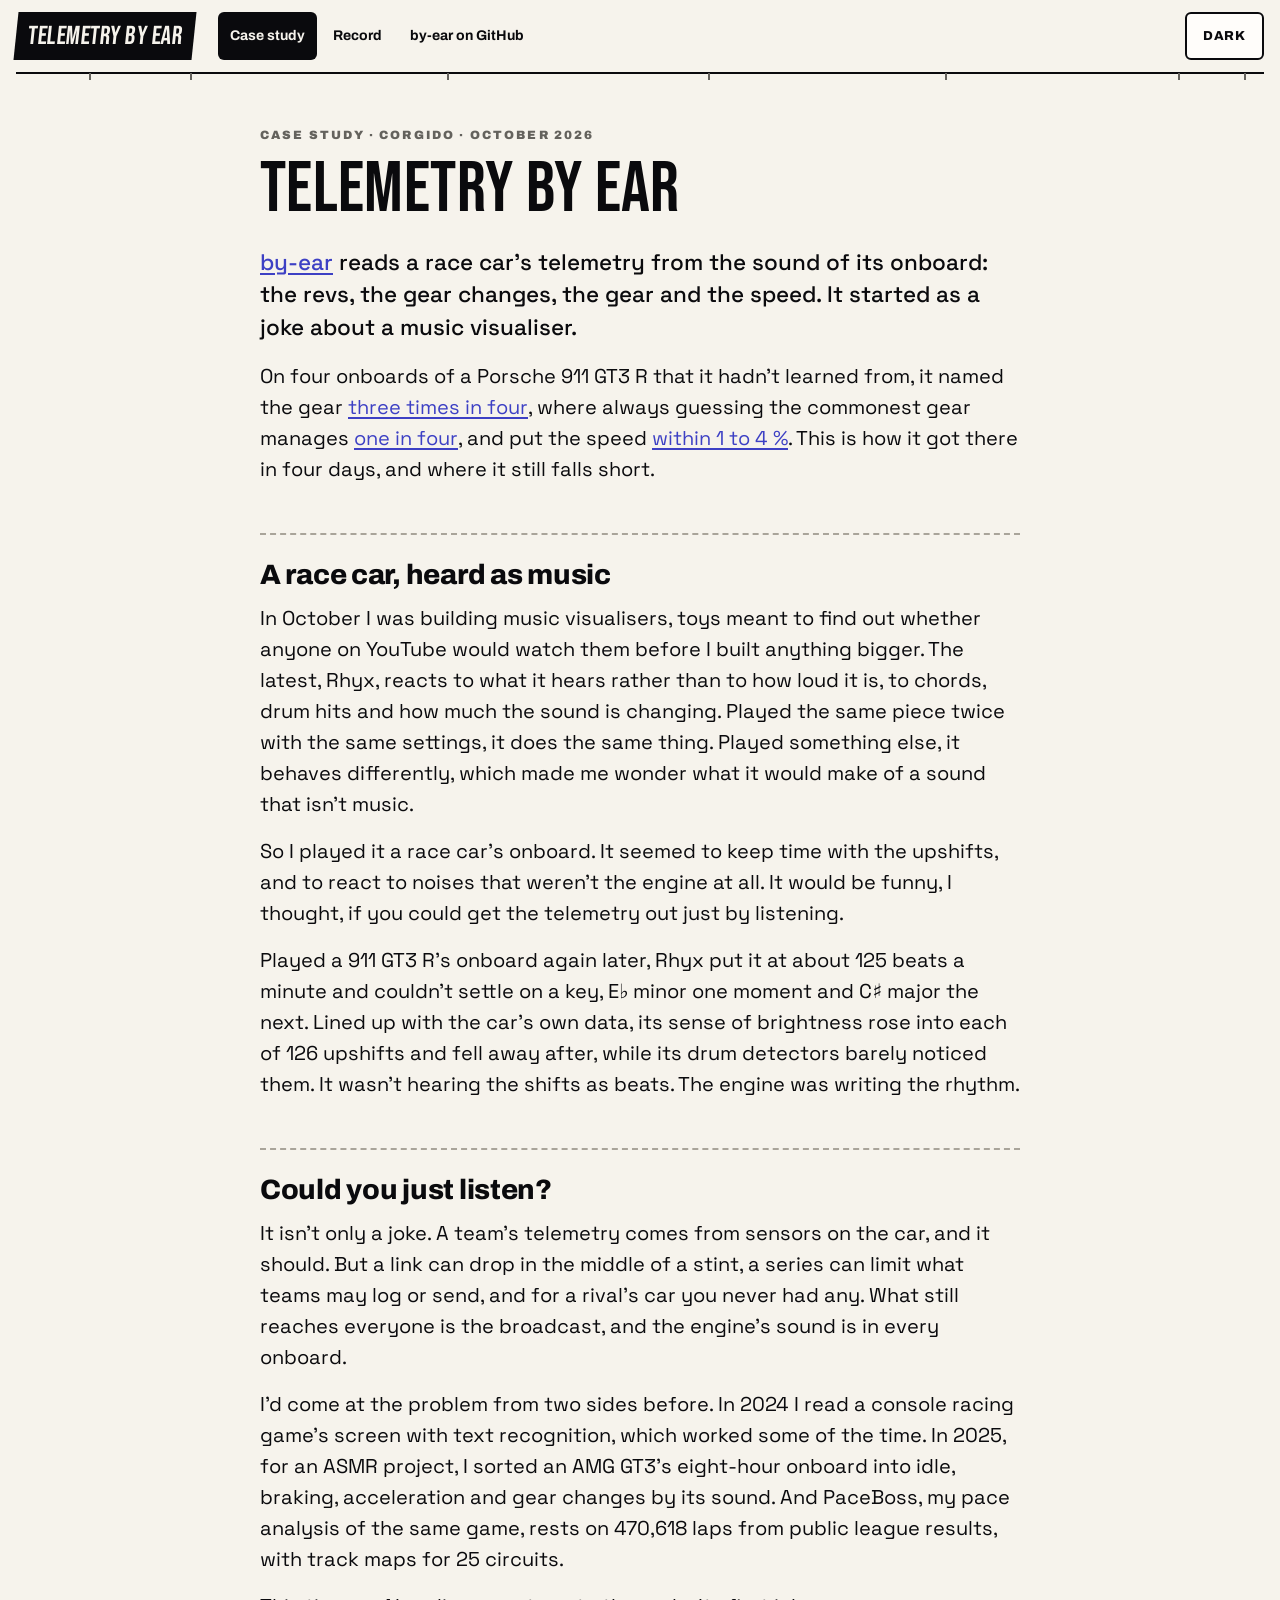
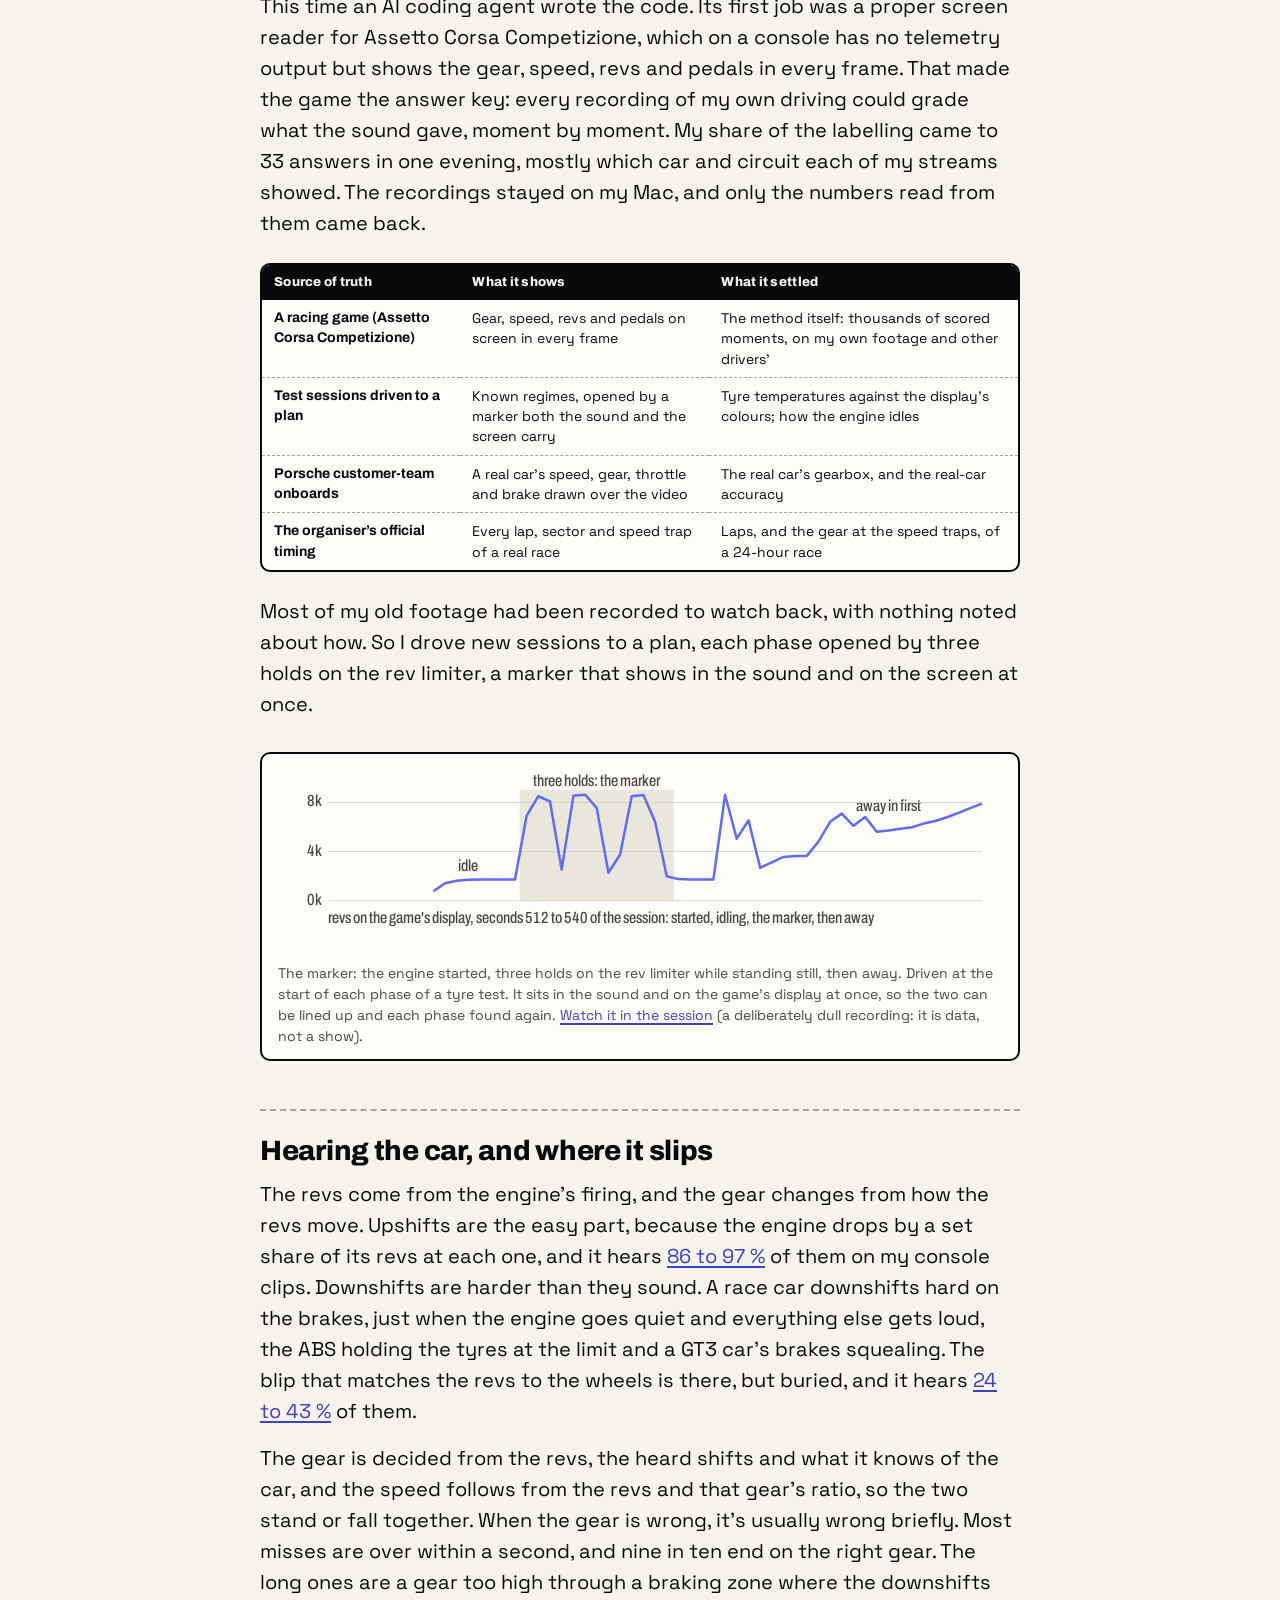
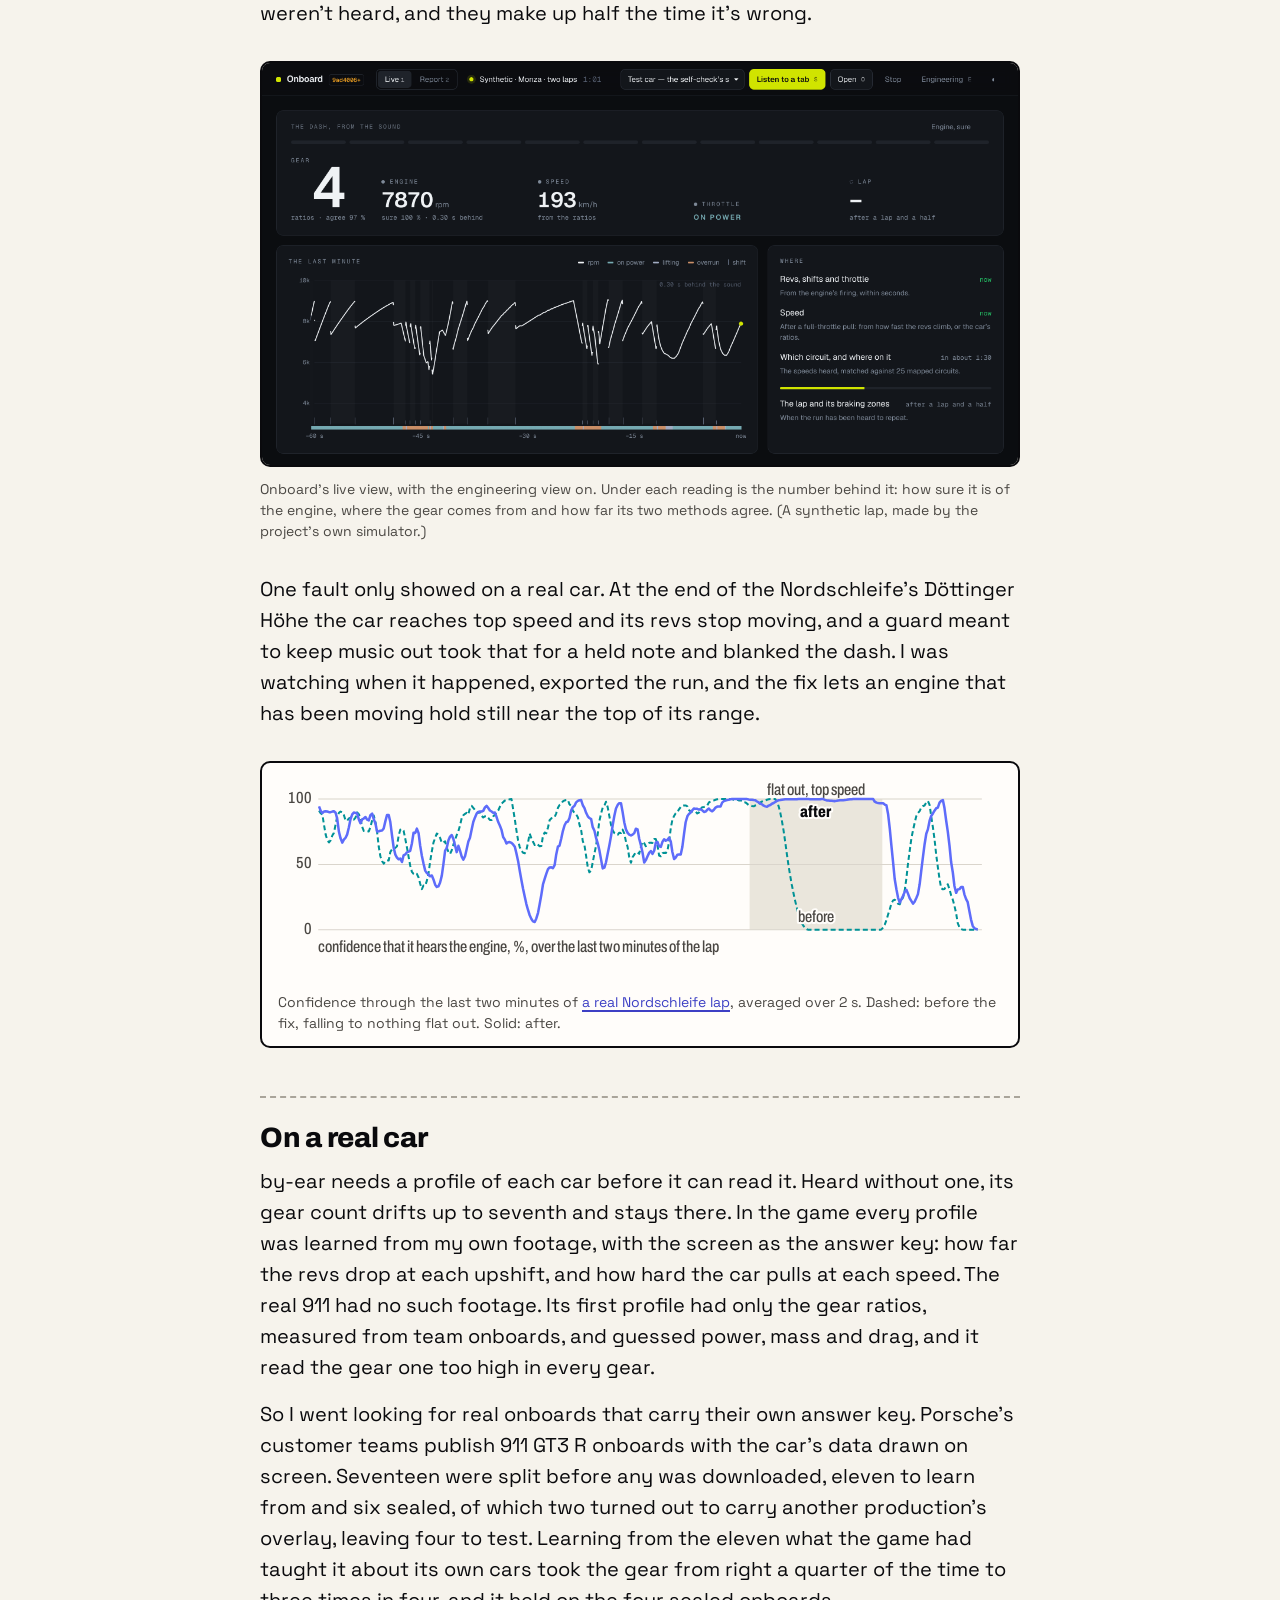
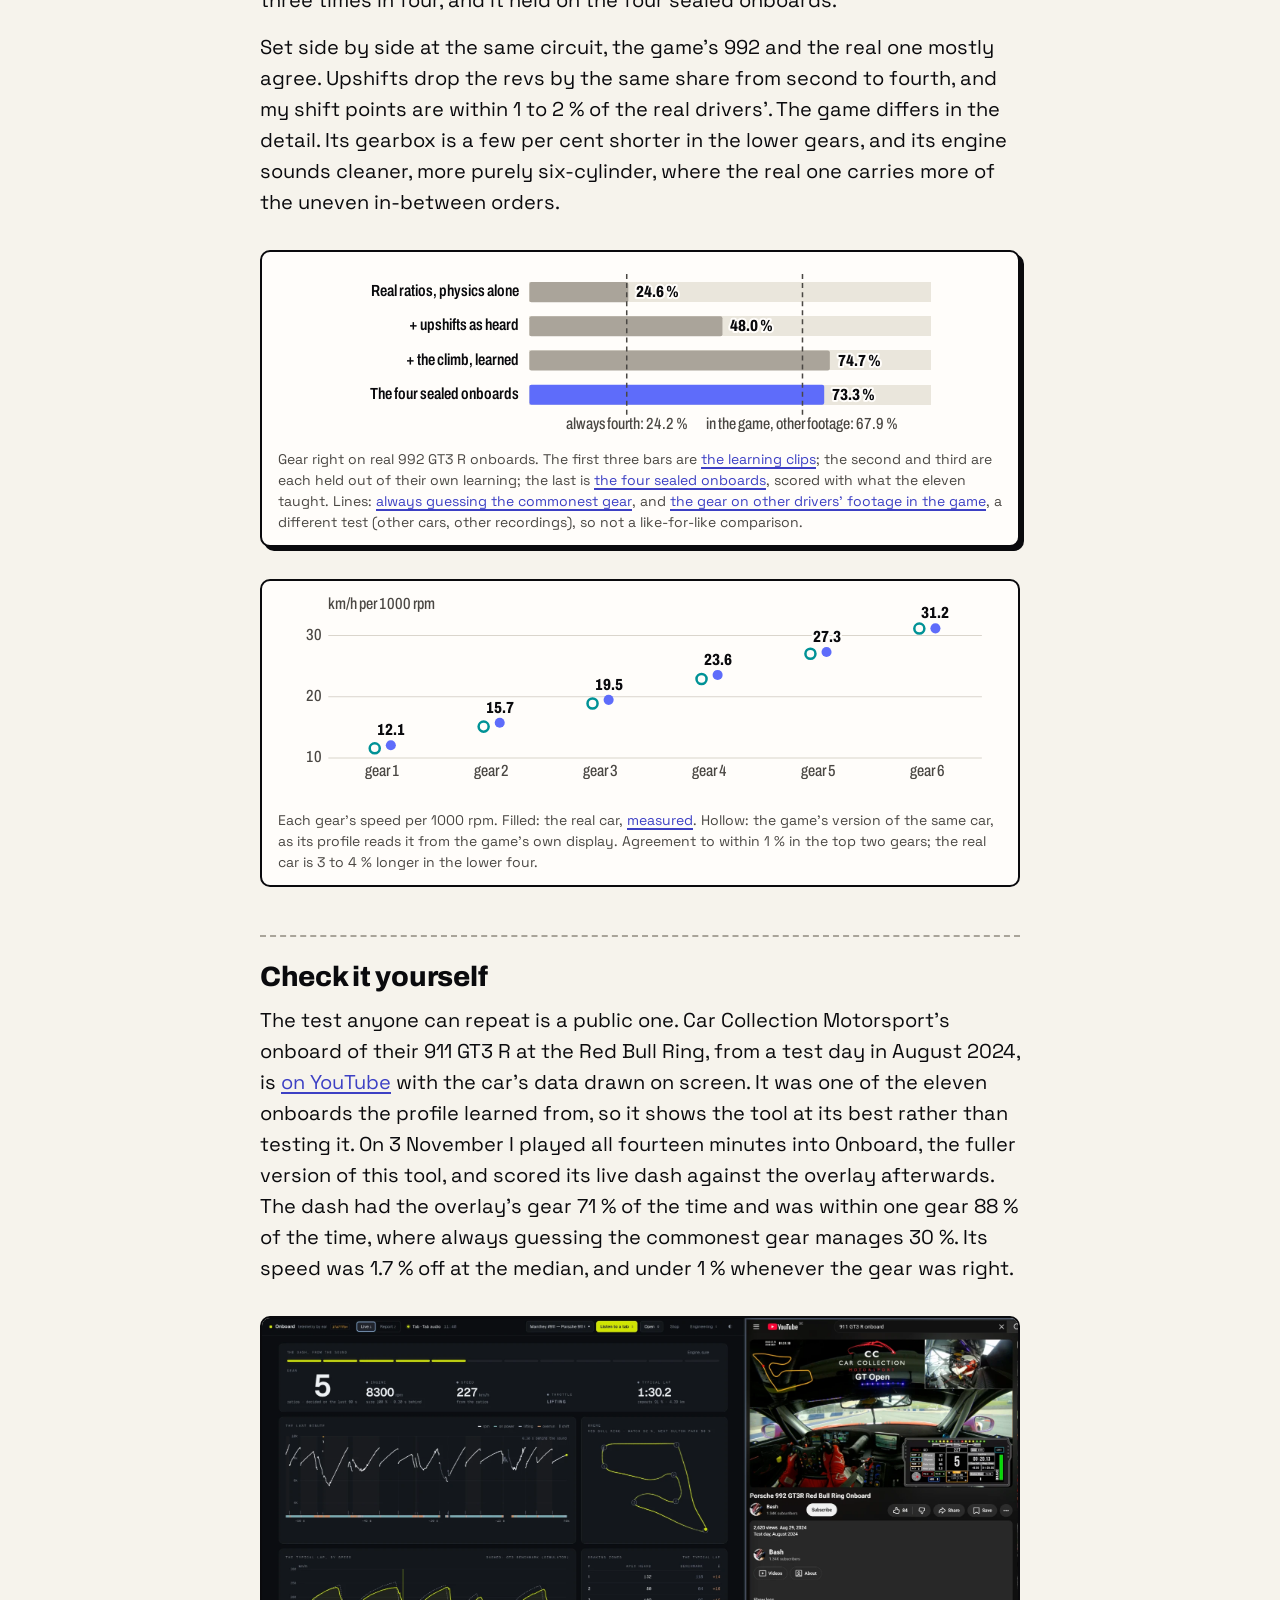
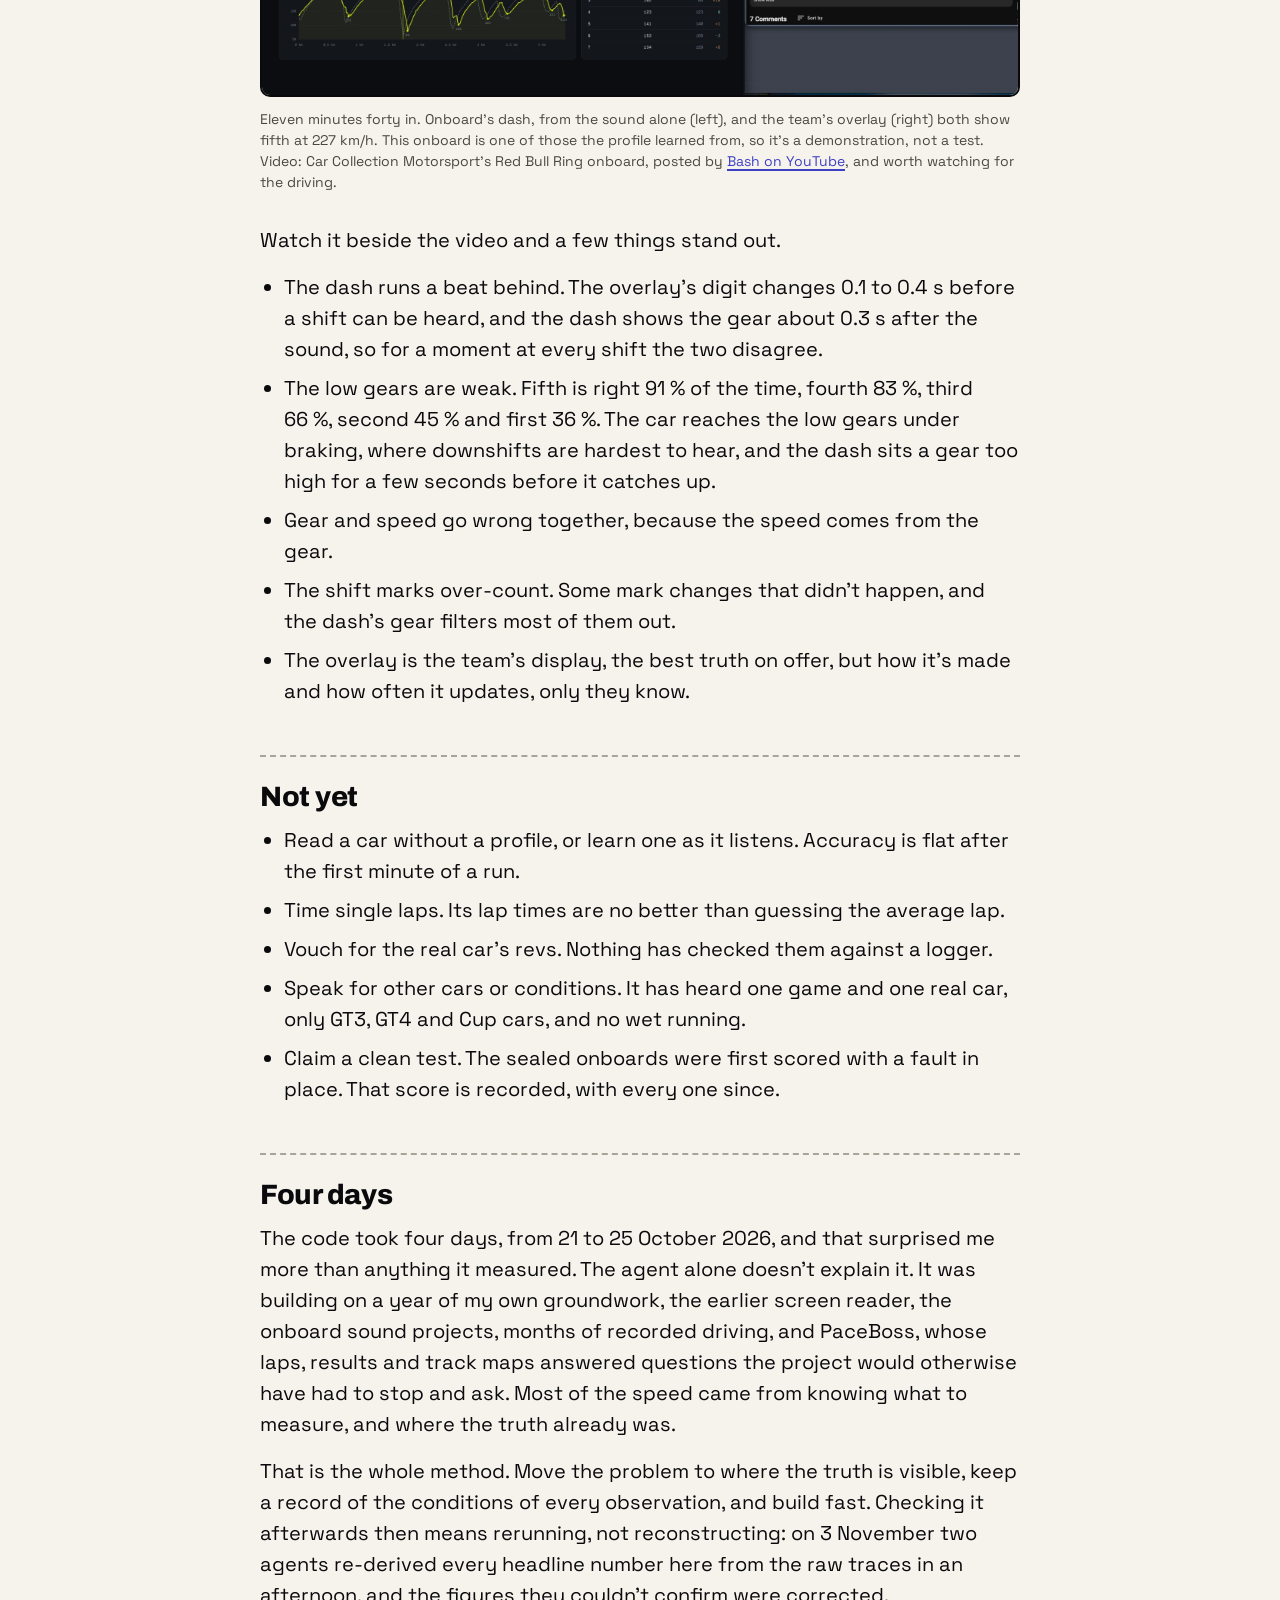
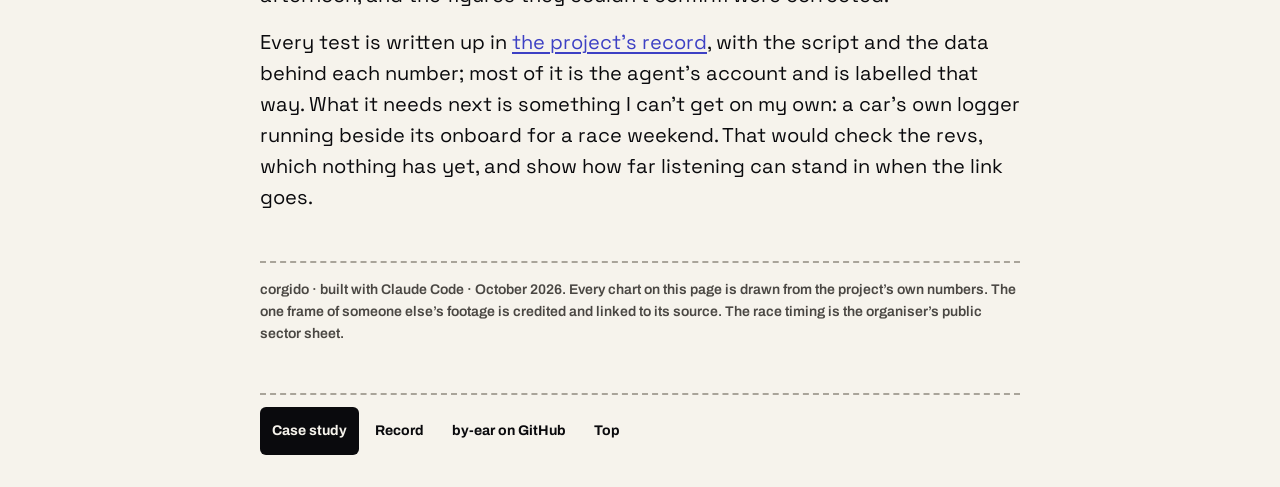
<file: index.html>
<!doctype html>
<html lang="en">
<head>
<meta charset="utf-8" />
<meta name="viewport" content="width=device-width, initial-scale=1" />
<title>Telemetry by ear · a case study</title>
<meta name="description" content="How by-ear came to read a race car’s revs, gear changes, gear and speed from the sound of its onboard, in four days, and where it still falls short." />
<meta name="color-scheme" content="light" />
<meta property="og:type" content="article" />
<meta property="og:title" content="Telemetry by ear · a case study" />
<meta property="og:description" content="How by-ear came to read a race car’s revs, gear changes, gear and speed from the sound of its onboard, in four days, and where it still falls short." />
<link rel="icon" href="favicon.svg" type="image/svg+xml" />
<link rel="preload" href="fonts/space-grotesk.woff2" as="font" type="font/woff2" crossorigin />
<link rel="preload" href="fonts/archivo.woff2" as="font" type="font/woff2" crossorigin />
<link rel="stylesheet" href="style.css" />
<script src="theme.js"></script>
<script src="site.js" defer></script>
</head>
<body>
<header class="site" id="top"><a class="mark" href="index.html">Telemetry by ear</a><nav aria-label="Site"><a href="index.html" aria-current="page">Case study</a><a href="record.html">Record</a><a href="https://github.com/corgido/by-ear">by-ear on GitHub</a></nav><button type="button" class="theme" id="theme" aria-label="Switch to dark mode" hidden>Dark</button></header>
<div class="pinbar" id="pinbar"><span class="pin-where">Telemetry by ear</span><button type="button" class="pin-theme" data-theme-toggle aria-label="Switch to dark mode" hidden>Dark</button><a class="pin-top" href="#top">Top</a><span class="pin-line" aria-hidden="true"><span class="pin-fill"></span></span></div>
<main>
<p class="kicker">Case study · corgido · October 2026</p>
<h1>Telemetry by ear</h1>
<p class="lede"><a href="https://github.com/corgido/by-ear">by-ear</a> reads a race car’s telemetry from the sound of
its onboard: the revs, the gear changes, the gear and the speed. It started as a joke about a music visualiser.</p>
<p>On four onboards of a Porsche 911 GT3 R that it hadn’t learned from, it named the gear <a href="record.html#p30">three times in four</a>, where
always guessing the commonest gear manages <a href="record.html#p40">one in four</a>, and put the speed <a href="record.html#p35">within 1 to 4&nbsp;%</a>. This is how it got there in
four days, and where it still falls short.</p>

<h2>A race car, heard as music</h2>
<p>In October I was building music visualisers, toys meant to find out whether anyone on YouTube would watch them
before I built anything bigger. The latest, Rhyx, reacts to what it hears rather than to how loud it is, to chords, drum
hits and how much the sound is changing. Played the same piece twice with the same settings, it does the same thing.
Played something else, it behaves differently, which made me wonder what it would make of a sound that isn’t music.</p>
<p>So I played it a race car’s onboard. It seemed to keep time with the upshifts, and to react to noises that weren’t
the engine at all. It would be funny, I thought, if you could get the telemetry out just by listening.</p>
<p>Played a 911 GT3 R’s onboard again later, Rhyx put it at about 125 beats a minute and couldn’t settle on a key,
E♭ minor one moment and C♯ major the next. Lined up with the car’s own data, its sense of brightness rose into each of
126 upshifts and fell away after, while its drum detectors barely noticed them. It wasn’t hearing the shifts as beats.
The engine was writing the rhythm.</p>

<h2>Could you just listen?</h2>
<p>It isn’t only a joke. A team’s telemetry comes from sensors on the car, and it should. But a link can drop in the
middle of a stint, a series can limit what teams may log or send, and for a rival’s car you never had any. What still
reaches everyone is the broadcast, and the engine’s sound is in every onboard.</p>
<p>I’d come at the problem from two sides before. In 2024 I read a console racing game’s screen with text recognition,
which worked some of the time. In 2025, for an ASMR project, I sorted an AMG GT3’s eight-hour onboard into idle,
braking, acceleration and gear changes by its sound. And PaceBoss, my pace analysis of the same game, rests on 470,618
laps from public league results, with track maps for 25 circuits.</p>
<p>This time an AI coding agent wrote the code. Its first job was a proper screen reader for Assetto Corsa Competizione,
which on a console has no telemetry output but shows the gear, speed, revs and pedals in every frame. That made the game
the answer key: every recording of my own driving could grade what the sound gave, moment by moment. My share of the
labelling came to 33 answers in one evening, mostly which car and circuit each of my streams showed. The recordings
stayed on my Mac, and only the numbers read from them came back.</p>
<table>
  <thead><tr><th>Source of truth</th><th>What it shows</th><th>What it settled</th></tr></thead>
  <tbody>
    <tr><td>A racing game (Assetto Corsa Competizione)</td><td>Gear, speed, revs and pedals on screen in every frame</td><td>The method itself: thousands of scored moments, on my own footage and other drivers’</td></tr>
    <tr><td>Test sessions driven to a plan</td><td>Known regimes, opened by a marker both the sound and the screen carry</td><td>Tyre temperatures against the display’s colours; how the engine idles</td></tr>
    <tr><td>Porsche customer-team onboards</td><td>A real car’s speed, gear, throttle and brake drawn over the video</td><td>The real car’s gearbox, and the real-car accuracy</td></tr>
    <tr><td>The organiser’s official timing</td><td>Every lap, sector and speed trap of a real race</td><td>Laps, and the gear at the speed traps, of a 24-hour race</td></tr>
  </tbody>
</table>
<p>Most of my old footage had been recorded to watch back, with nothing noted about how. So I drove new sessions to a
plan, each phase opened by three holds on the rev limiter, a marker that shows in the sound and on the screen at
once.</p>
<figure><svg viewBox="0 0 720 180" role="img" aria-label="Three holds on the rev limiter at standstill, the marker that opens each phase of the tyre test." class="chart"><rect x="240.4" y="20" width="153.2" height="110" class="band"/><text x="317.0" y="16.0" class="tick" text-anchor="middle">three holds: the marker</text><text x="189.3" y="100.9" class="tick" text-anchor="middle">idle</text><text x="607.1" y="40.6" class="tick" text-anchor="middle">away in first</text><line x1="50" x2="700" y1="130.0" y2="130.0" class="grid"/><text x="44.0" y="134.0" class="tick" text-anchor="end">0k</text><line x1="50" x2="700" y1="81.1" y2="81.1" class="grid"/><text x="44.0" y="85.1" class="tick" text-anchor="end">4k</text><line x1="50" x2="700" y1="32.2" y2="32.2" class="grid"/><text x="44.0" y="36.2" class="tick" text-anchor="end">8k</text><path d="M154.5,120.5 L166.1,112.7 L177.7,110.1 L189.3,109.1 L200.9,108.9 L212.5,108.9 L224.1,108.9 L235.7,108.9 L247.3,45.3 L258.9,26.1 L270.5,31.3 L282.1,98.9 L293.8,25.7 L305.4,24.5 L317.0,37.9 L328.6,102.2 L340.2,84.0 L351.8,26.1 L363.4,24.9 L375.0,51.5 L386.6,105.7 L398.2,108.5 L409.8,108.8 L421.4,108.8 L433.0,108.8 L444.6,24.9 L456.2,68.3 L467.9,50.1 L479.5,97.2 L491.1,91.8 L502.7,86.4 L514.3,85.6 L525.9,85.4 L537.5,71.2 L549.1,51.5 L560.7,43.4 L572.3,55.5 L583.9,46.7 L595.5,61.4 L607.1,60.2 L618.8,58.5 L630.4,56.9 L642.0,53.3 L653.6,50.7 L665.2,47.0 L676.8,42.6 L688.4,37.9 L700.0,33.4" class="line"/><text x="50.0" y="152.0" class="tick" text-anchor="start">revs on the game&#x27;s display, seconds 512 to 540 of the session: started, idling, the marker, then away</text></svg><svg viewBox="0 0 340 222" role="img" aria-label="Three holds on the rev limiter at standstill, the marker that opens each phase of the tyre test." class="chart chart-narrow"><rect x="118.5" y="25.0" width="71.2" height="135.0" class="band"/><line x1="30.0" x2="332.0" y1="160.0" y2="160.0" class="grid"/><text x="25.0" y="164.5" class="tick" text-anchor="end">0k</text><line x1="30.0" x2="332.0" y1="100.0" y2="100.0" class="grid"/><text x="25.0" y="104.5" class="tick" text-anchor="end">4k</text><line x1="30.0" x2="332.0" y1="40.0" y2="40.0" class="grid"/><text x="25.0" y="44.5" class="tick" text-anchor="end">8k</text><path d="M78.6,148.3 L83.9,138.8 L89.3,135.6 L94.7,134.4 L100.1,134.1 L105.5,134.1 L110.9,134.1 L116.3,134.1 L121.7,56.1 L127.1,32.5 L132.4,38.9 L137.8,121.8 L143.3,32.0 L148.7,30.6 L154.1,47.0 L159.4,125.9 L164.8,103.6 L170.2,32.5 L175.6,31.0 L181.0,63.7 L186.4,130.2 L191.8,133.6 L197.2,134.0 L202.6,134.0 L207.9,134.0 L213.3,31.0 L218.7,84.3 L224.2,62.0 L229.6,119.8 L234.9,113.1 L240.3,106.5 L245.7,105.5 L251.1,105.3 L256.5,87.9 L261.9,63.7 L267.3,53.7 L272.7,68.6 L278.1,57.8 L283.4,75.8 L288.8,74.4 L294.3,72.3 L299.7,70.3 L305.1,65.9 L310.4,62.7 L315.8,58.2 L321.2,52.8 L326.6,47.0 L332.0,41.5" class="line"/><text x="154.1" y="19.0" class="tick" text-anchor="middle">three holds: the marker</text><text x="94.7" y="124.3" class="tick" text-anchor="middle">idle</text><text x="288.8" y="50.3" class="tick" text-anchor="middle">away in first</text><text x="30.0" y="184.0" class="tick" text-anchor="start"><tspan x="30.0" dy="0">revs on the game&#x27;s display, seconds 512 to 540 of the session:</tspan><tspan x="30.0" dy="16">started, idling, the marker, then away</tspan></text></svg><figcaption>The marker: the engine started, three holds on the rev limiter while standing still, then away. Driven at the start of each phase of a
tyre test. It sits in the sound and on the game’s display at once, so the two can be lined up and each phase found again.
<a href="https://youtu.be/BY01bCvH24k?t=516">Watch it in the session</a> (a deliberately dull recording: it is data, not a show).</figcaption></figure>

<h2>Hearing the car, and where it slips</h2>
<p>The revs come from the engine’s firing, and the gear changes from how the revs move. Upshifts are the easy part,
because the engine drops by a set share of its revs at each one, and it hears <a href="record.html#p20">86 to 97&nbsp;%</a> of them on my
console clips. Downshifts are harder than they sound. A race car downshifts hard on the brakes, just when the engine
goes quiet and everything else gets loud, the ABS holding the tyres at the limit and a GT3 car’s brakes squealing. The
blip that matches the revs to the wheels is there, but buried, and it hears <a href="record.html#p20">24 to 43&nbsp;%</a> of them.</p>
<p>The gear is decided from the revs, the heard shifts and what it knows of the car, and the speed follows from the revs
and that gear’s ratio, so the two stand or fall together. When the gear is wrong, it’s usually wrong briefly. Most misses
are over within a second, and nine in ten end on the right gear. The long ones are a gear too high through a braking
zone where the downshifts weren’t heard, and they make up half the time it’s wrong.</p>
<figure><img src="img/live.png" alt="Onboard's live view listening to a synthetic lap, with the engineering view on: the gear, revs, speed and throttle, each with the numbers behind it, and the last minute of revs." loading="lazy" />
<figcaption>Onboard’s live view, with the engineering view on. Under each reading is the number behind it: how sure it is of the
engine, where the gear comes from and how far its two methods agree. (A synthetic lap, made by the project’s own simulator.)</figcaption></figure>
<p>One fault only showed on a real car. At the end of the Nordschleife’s Döttinger Höhe the car reaches top speed and
its revs stop moving, and a guard meant to keep music out took that for a held note and blanked the dash. I was watching
when it happened, exported the run, and the fix lets an engine that has been moving hold still near the top of its
range.</p>
<figure><svg viewBox="0 0 720 200" role="img" aria-label="Confidence through the end of a real Nordschleife lap: before the fix it fell to nothing flat out at top speed; after, it holds." class="chart"><rect x="469.0" y="20" width="132.0" height="130" class="band"/><text x="535.0" y="16.0" class="tick" text-anchor="middle">flat out, top speed</text><line x1="40" x2="700" y1="150.0" y2="150.0" class="grid"/><text x="34.0" y="154.0" class="tick" text-anchor="end">0</text><line x1="40" x2="700" y1="85.0" y2="85.0" class="grid"/><text x="34.0" y="89.0" class="tick" text-anchor="end">50</text><line x1="40" x2="700" y1="20.0" y2="20.0" class="grid"/><text x="34.0" y="24.0" class="tick" text-anchor="end">100</text><path d="M40.8,31.5 L42.4,33.9 L44.1,35.2 L45.7,45.3 L47.4,55.3 L49.0,60.7 L50.7,63.1 L52.3,61.0 L54.0,56.2 L55.6,53.6 L57.3,45.1 L58.9,37.6 L60.6,33.6 L62.2,32.4 L63.9,33.0 L65.5,35.8 L67.2,41.2 L68.8,41.5 L70.5,39.1 L72.1,38.4 L73.8,38.9 L75.4,40.4 L77.1,38.4 L78.7,33.2 L80.4,34.9 L82.0,39.3 L83.7,47.5 L85.3,51.6 L87.0,51.8 L88.6,51.9 L90.3,52.1 L91.9,47.9 L93.6,41.2 L95.2,36.3 L96.9,42.8 L98.5,52.3 L100.2,67.4 L101.8,76.8 L103.5,81.7 L105.1,84.1 L106.8,82.0 L108.4,80.7 L110.1,81.1 L111.7,72.6 L113.4,70.0 L115.0,69.0 L116.7,68.5 L118.3,67.0 L120.0,56.2 L121.6,50.5 L123.3,49.7 L124.9,51.4 L126.6,59.6 L128.2,67.9 L129.9,77.4 L131.5,86.3 L133.2,92.4 L134.8,94.3 L136.5,95.2 L138.1,94.3 L139.8,98.0 L141.4,104.1 L143.1,109.5 L144.7,105.8 L146.4,106.0 L148.0,101.3 L149.7,93.9 L151.3,82.2 L153.0,71.8 L154.6,63.3 L156.3,58.6 L157.9,54.2 L159.6,55.3 L161.2,58.6 L162.9,63.5 L164.5,63.1 L166.2,62.0 L167.8,68.3 L169.5,72.6 L171.1,74.6 L172.8,70.9 L174.4,65.3 L176.1,60.5 L177.7,55.8 L179.4,51.8 L181.0,46.2 L182.7,38.9 L184.3,36.0 L186.0,34.7 L187.6,33.7 L189.3,35.2 L190.9,28.9 L192.6,26.7 L194.2,28.7 L195.9,30.8 L197.5,32.6 L199.2,33.6 L200.8,32.8 L202.5,36.7 L204.1,38.2 L205.8,37.1 L207.4,36.9 L209.1,38.6 L210.7,40.8 L212.4,40.8 L214.0,37.3 L215.7,35.4 L217.3,33.4 L219.0,31.3 L220.6,27.8 L222.3,24.5 L223.9,23.0 L225.6,21.5 L227.2,20.7 L228.9,20.6 L230.5,20.2 L232.2,20.0 L233.8,29.7 L235.5,40.2 L237.1,51.0 L238.8,61.2 L240.4,67.7 L242.1,71.4 L243.7,73.3 L245.4,73.9 L247.0,70.9 L248.7,62.9 L250.3,54.4 L252.0,59.0 L253.6,62.5 L255.3,65.7 L256.9,64.4 L258.6,65.5 L260.2,66.8 L261.9,66.6 L263.5,56.6 L265.2,53.2 L266.8,54.0 L268.5,48.2 L270.1,41.0 L271.8,39.1 L273.4,38.6 L275.1,37.8 L276.7,34.1 L278.4,28.7 L280.0,25.8 L281.7,24.5 L283.3,22.2 L285.0,21.3 L286.6,20.9 L288.3,20.9 L289.9,25.2 L291.6,26.9 L293.2,31.5 L294.9,33.9 L296.5,35.2 L298.2,38.0 L299.8,45.4 L301.5,51.0 L303.1,61.8 L304.8,66.1 L306.4,76.5 L308.1,88.0 L309.7,92.8 L311.4,90.9 L313.0,82.8 L314.7,74.0 L316.3,66.4 L318.0,54.4 L319.6,41.7 L321.3,34.3 L322.9,28.5 L324.6,26.5 L326.2,22.6 L327.9,28.2 L329.5,36.9 L331.2,45.6 L332.8,51.0 L334.5,53.8 L336.1,54.9 L337.8,55.5 L339.4,53.4 L341.1,53.8 L342.7,50.3 L344.4,54.4 L346.0,62.0 L347.7,67.7 L349.3,77.8 L351.0,83.3 L352.6,77.8 L354.3,75.2 L355.9,72.9 L357.6,73.1 L359.2,74.4 L360.9,67.4 L362.5,62.3 L364.2,63.8 L365.8,66.8 L367.5,65.3 L369.1,63.5 L370.8,63.3 L372.4,63.6 L374.1,59.7 L375.7,59.6 L377.4,65.9 L379.0,76.1 L380.7,76.8 L382.3,73.7 L384.0,73.3 L385.6,73.7 L387.3,71.3 L388.9,62.5 L390.6,48.8 L392.2,40.6 L393.9,36.7 L395.5,34.1 L397.2,33.0 L398.8,30.2 L400.5,27.8 L402.1,26.5 L403.8,26.3 L405.4,26.3 L407.1,27.2 L408.7,30.8 L410.4,32.4 L412.0,32.4 L413.7,32.3 L415.3,32.3 L417.0,34.3 L418.6,33.4 L420.3,29.7 L421.9,28.0 L423.6,27.8 L425.2,27.2 L426.9,26.3 L428.5,23.3 L430.2,22.4 L431.8,21.7 L433.5,21.3 L435.1,20.6 L436.8,20.2 L438.4,20.0 L440.1,20.0 L441.7,20.0 L443.4,20.0 L445.0,20.0 L446.7,20.0 L448.3,20.0 L450.0,20.0 L451.6,20.0 L453.3,20.6 L454.9,20.7 L456.6,20.7 L458.2,21.3 L459.9,21.5 L461.5,21.5 L463.2,23.2 L464.8,23.3 L466.5,24.5 L468.1,25.9 L469.8,26.3 L471.4,26.9 L473.1,27.2 L474.7,26.3 L476.4,25.9 L478.0,24.8 L479.7,23.3 L481.3,22.4 L483.0,21.7 L484.6,21.3 L486.3,20.6 L487.9,20.2 L489.6,20.0 L491.2,20.0 L492.9,20.0 L494.5,20.0 L496.2,22.4 L497.8,26.9 L499.5,33.4 L501.1,41.5 L502.8,51.4 L504.4,62.5 L506.1,75.0 L507.7,86.1 L509.4,96.3 L511.0,105.4 L512.7,113.8 L514.3,121.2 L516.0,128.1 L517.6,134.2 L519.3,139.2 L520.9,143.1 L522.6,146.1 L524.2,148.1 L525.9,149.4 L527.5,150.0 L529.2,150.0 L530.8,150.0 L532.5,150.0 L534.1,150.0 L535.8,150.0 L537.4,150.0 L539.1,150.0 L540.7,150.0 L542.4,150.0 L544.0,150.0 L545.7,150.0 L547.3,150.0 L549.0,150.0 L550.6,150.0 L552.3,150.0 L553.9,150.0 L555.6,150.0 L557.2,150.0 L558.9,150.0 L560.5,150.0 L562.2,150.0 L563.8,150.0 L565.5,150.0 L567.1,150.0 L568.8,150.0 L570.4,150.0 L572.1,150.0 L573.7,150.0 L575.4,150.0 L577.0,150.0 L578.7,150.0 L580.3,150.0 L582.0,150.0 L583.6,150.0 L585.3,150.0 L586.9,150.0 L588.6,150.0 L590.2,150.0 L591.9,150.0 L593.5,150.0 L595.2,150.0 L596.8,150.0 L598.5,150.0 L600.1,149.6 L601.8,147.8 L603.4,144.8 L605.1,140.3 L606.7,134.8 L608.4,129.6 L610.0,123.8 L611.7,120.7 L613.3,120.1 L615.0,121.6 L616.6,124.0 L618.3,124.6 L619.9,120.5 L621.6,117.9 L623.2,111.2 L624.9,99.1 L626.5,84.4 L628.2,71.6 L629.8,59.6 L631.5,51.0 L633.1,43.8 L634.8,36.9 L636.4,33.9 L638.1,31.9 L639.7,28.4 L641.4,26.9 L643.0,26.3 L644.7,23.3 L646.3,21.9 L648.0,25.8 L649.6,36.9 L651.3,48.0 L652.9,59.9 L654.6,75.7 L656.2,87.6 L657.9,99.7 L659.5,108.6 L661.2,109.7 L662.8,109.3 L664.5,106.4 L666.1,104.7 L667.8,109.7 L669.4,115.6 L671.1,120.1 L672.7,126.0 L674.4,133.7 L676.0,143.3 L677.7,147.6 L679.3,149.3 L681.0,149.8 L682.6,150.0 L684.3,150.0 L685.9,150.0 L687.6,150.0 L689.2,150.0 L690.9,150.0 L692.5,150.0 L694.2,150.0 L695.8,150.0" class="line2"/><path d="M40.8,27.2 L42.4,31.5 L44.1,33.9 L45.7,32.4 L47.4,32.1 L49.0,32.3 L50.7,33.0 L52.3,33.0 L54.0,32.4 L55.6,32.1 L57.3,33.6 L58.9,39.7 L60.6,52.5 L62.2,59.0 L63.9,63.3 L65.5,60.3 L67.2,58.4 L68.8,55.1 L70.5,48.0 L72.1,40.1 L73.8,35.2 L75.4,33.4 L77.1,33.7 L78.7,34.5 L80.4,40.2 L82.0,44.0 L83.7,40.2 L85.3,39.3 L87.0,37.8 L88.6,40.4 L90.3,41.2 L91.9,36.0 L93.6,34.5 L95.2,39.9 L96.9,44.3 L98.5,52.3 L100.2,51.9 L101.8,51.4 L103.5,51.2 L105.1,49.2 L106.8,41.9 L108.4,35.8 L110.1,35.8 L111.7,42.8 L113.4,56.2 L115.0,68.1 L116.7,75.2 L118.3,78.1 L120.0,79.8 L121.6,79.1 L123.3,82.6 L124.9,75.9 L126.6,75.0 L128.2,72.9 L129.9,72.2 L131.5,71.4 L133.2,63.8 L134.8,53.4 L136.5,53.6 L138.1,49.3 L139.8,53.8 L141.4,66.4 L143.1,76.6 L144.7,84.1 L146.4,91.1 L148.0,93.4 L149.7,95.2 L151.3,96.7 L153.0,96.0 L154.6,99.9 L156.3,105.1 L157.9,107.3 L159.6,106.7 L161.2,103.0 L162.9,96.1 L164.5,84.6 L166.2,71.3 L167.8,68.7 L169.5,60.9 L171.1,57.3 L172.8,55.7 L174.4,59.6 L176.1,66.1 L177.7,72.7 L179.4,66.4 L181.0,71.3 L182.7,77.2 L184.3,80.2 L186.0,76.8 L187.6,69.8 L189.3,62.2 L190.9,58.4 L192.6,50.1 L194.2,42.7 L195.9,38.2 L197.5,34.5 L199.2,32.8 L200.8,32.3 L202.5,32.3 L204.1,31.7 L205.8,28.2 L207.4,26.7 L209.1,28.9 L210.7,31.3 L212.4,32.3 L214.0,33.7 L215.7,33.4 L217.3,37.6 L219.0,42.8 L220.6,46.2 L222.3,50.6 L223.9,57.7 L225.6,60.3 L227.2,64.2 L228.9,62.9 L230.5,62.7 L232.2,63.5 L233.8,65.1 L235.5,67.4 L237.1,74.0 L238.8,81.7 L240.4,91.3 L242.1,100.6 L243.7,109.1 L245.4,117.1 L247.0,124.4 L248.7,130.5 L250.3,135.5 L252.0,139.2 L253.6,141.6 L255.3,142.2 L256.9,138.7 L258.6,133.1 L260.2,124.6 L261.9,115.1 L263.5,104.9 L265.2,99.3 L266.8,94.3 L268.5,89.6 L270.1,88.0 L271.8,87.8 L273.4,88.7 L275.1,85.6 L276.7,75.0 L278.4,67.2 L280.0,66.2 L281.7,59.2 L283.3,51.8 L285.0,46.0 L286.6,43.0 L288.3,42.3 L289.9,38.8 L291.6,31.1 L293.2,28.0 L294.9,26.7 L296.5,23.2 L298.2,21.7 L299.8,21.1 L301.5,20.9 L303.1,26.1 L304.8,28.9 L306.4,33.6 L308.1,37.1 L309.7,38.8 L311.4,39.9 L313.0,47.9 L314.7,51.4 L316.3,58.6 L318.0,64.0 L319.6,70.9 L321.3,80.2 L322.9,88.9 L324.6,88.2 L326.2,82.8 L327.9,74.2 L329.5,66.2 L331.2,56.8 L332.8,46.2 L334.5,36.5 L336.1,29.3 L337.8,25.8 L339.4,24.1 L341.1,24.1 L342.7,32.8 L344.4,43.2 L346.0,50.1 L347.7,53.6 L349.3,55.3 L351.0,56.2 L352.6,55.3 L354.3,53.8 L355.9,49.5 L357.6,50.1 L359.2,59.4 L360.9,65.9 L362.5,73.1 L364.2,83.1 L365.8,80.7 L367.5,76.8 L369.1,73.5 L370.8,71.6 L372.4,74.6 L374.1,71.3 L375.7,63.3 L377.4,62.7 L379.0,67.0 L380.7,67.5 L382.3,62.5 L384.0,59.9 L385.6,61.4 L387.3,60.5 L388.9,58.4 L390.6,62.2 L392.2,72.6 L393.9,79.6 L395.5,78.1 L397.2,75.3 L398.8,75.0 L400.5,75.0 L402.1,67.7 L403.8,54.5 L405.4,43.0 L407.1,37.1 L408.7,34.7 L410.4,33.4 L412.0,31.1 L413.7,29.3 L415.3,29.7 L417.0,29.7 L418.6,30.4 L420.3,30.0 L421.9,31.1 L423.6,32.8 L425.2,32.4 L426.9,30.6 L428.5,29.3 L430.2,31.3 L431.8,32.1 L433.5,30.6 L435.1,28.4 L436.8,27.4 L438.4,27.4 L440.1,27.4 L441.7,23.5 L443.4,22.0 L445.0,21.5 L446.7,20.9 L448.3,20.7 L450.0,20.2 L451.6,20.0 L453.3,20.0 L454.9,20.0 L456.6,20.0 L458.2,20.0 L459.9,20.0 L461.5,20.0 L463.2,20.0 L464.8,20.0 L466.5,20.0 L468.1,20.4 L469.8,20.6 L471.4,20.6 L473.1,20.9 L474.7,21.1 L476.4,22.4 L478.0,23.3 L479.7,24.5 L481.3,25.2 L483.0,26.5 L484.6,27.2 L486.3,27.6 L487.9,26.5 L489.6,25.9 L491.2,24.6 L492.9,23.9 L494.5,22.8 L496.2,21.7 L497.8,21.1 L499.5,20.9 L501.1,20.6 L502.8,20.4 L504.4,20.2 L506.1,20.2 L507.7,20.2 L509.4,20.2 L511.0,20.2 L512.7,20.2 L514.3,20.2 L516.0,20.2 L517.6,20.0 L519.3,20.0 L520.9,20.0 L522.6,20.0 L524.2,20.0 L525.9,20.0 L527.5,20.0 L529.2,20.2 L530.8,20.2 L532.5,20.2 L534.1,20.2 L535.8,20.2 L537.4,20.2 L539.1,20.2 L540.7,20.0 L542.4,20.0 L544.0,20.7 L545.7,21.3 L547.3,21.5 L549.0,21.7 L550.6,21.7 L552.3,21.9 L553.9,22.0 L555.6,21.7 L557.2,21.3 L558.9,21.1 L560.5,21.1 L562.2,21.1 L563.8,20.9 L565.5,20.7 L567.1,20.4 L568.8,20.2 L570.4,20.2 L572.1,20.0 L573.7,20.0 L575.4,20.0 L577.0,20.0 L578.7,20.0 L580.3,20.0 L582.0,20.0 L583.6,20.0 L585.3,20.0 L586.9,20.0 L588.6,20.0 L590.2,20.0 L591.9,20.0 L593.5,22.6 L595.2,23.5 L596.8,23.9 L598.5,24.1 L600.1,24.1 L601.8,24.1 L603.4,25.4 L605.1,26.3 L606.7,34.7 L608.4,49.3 L610.0,66.1 L611.7,83.0 L613.3,99.5 L615.0,109.7 L616.6,117.9 L618.3,122.9 L619.9,119.7 L621.6,116.2 L623.2,112.3 L624.9,110.1 L626.5,114.0 L628.2,118.6 L629.8,121.2 L631.5,124.0 L633.1,122.1 L634.8,118.4 L636.4,114.5 L638.1,104.7 L639.7,91.3 L641.4,77.4 L643.0,65.1 L644.7,54.5 L646.3,50.1 L648.0,41.5 L649.6,36.7 L651.3,34.3 L652.9,31.5 L654.6,29.1 L656.2,28.4 L657.9,23.5 L659.5,21.7 L661.2,20.9 L662.8,28.9 L664.5,41.5 L666.1,52.3 L667.8,66.4 L669.4,82.6 L671.1,93.0 L672.7,106.4 L674.4,113.2 L676.0,109.9 L677.7,109.5 L679.3,107.5 L681.0,107.5 L682.6,114.7 L684.3,119.5 L685.9,122.5 L687.6,131.6 L689.2,139.8 L690.9,146.1 L692.5,148.3 L694.2,149.2 L695.8,149.7" class="line"/><text x="535.0" y="142.2" class="tick" text-anchor="middle">before</text><text x="535.0" y="38.2" class="val" text-anchor="middle">after</text><text x="40.0" y="172.0" class="tick" text-anchor="start">confidence that it hears the engine, %, over the last two minutes of the lap</text></svg><svg viewBox="0 0 340 232" role="img" aria-label="Confidence through the end of a real Nordschleife lap: before the fix it fell to nothing flat out at top speed; after, it holds." class="chart chart-narrow"><rect x="226.3" y="30.0" width="60.4" height="140.0" class="band"/><line x1="30.0" x2="332.0" y1="170.0" y2="170.0" class="grid"/><text x="25.0" y="174.5" class="tick" text-anchor="end">0</text><line x1="30.0" x2="332.0" y1="100.0" y2="100.0" class="grid"/><text x="25.0" y="104.5" class="tick" text-anchor="end">50</text><line x1="30.0" x2="332.0" y1="30.0" y2="30.0" class="grid"/><text x="25.0" y="34.5" class="tick" text-anchor="end">100</text><path d="M30.4,42.4 L31.1,45.0 L31.9,46.4 L32.6,57.2 L33.4,68.0 L34.1,73.8 L34.9,76.4 L35.6,74.2 L36.4,69.0 L37.1,66.2 L37.9,57.0 L38.6,49.0 L39.4,44.6 L40.2,43.4 L40.9,44.0 L41.7,47.0 L42.4,52.8 L43.2,53.2 L44.0,50.6 L44.7,49.8 L45.5,50.4 L46.2,52.0 L47.0,49.8 L47.7,44.2 L48.5,46.0 L49.2,50.8 L50.0,59.6 L50.7,64.0 L51.5,64.2 L52.2,64.4 L53.0,64.6 L53.7,60.0 L54.5,52.8 L55.3,47.6 L56.0,54.6 L56.8,64.8 L57.5,81.0 L58.3,91.2 L59.1,96.4 L59.8,99.0 L60.6,96.8 L61.3,95.4 L62.1,95.8 L62.8,86.6 L63.6,83.8 L64.3,82.8 L65.1,82.2 L65.8,80.6 L66.6,69.0 L67.3,62.8 L68.1,62.0 L68.8,63.8 L69.6,72.6 L70.4,81.6 L71.1,91.8 L71.9,101.4 L72.6,108.0 L73.4,110.0 L74.2,111.0 L74.9,110.0 L75.7,114.0 L76.4,120.6 L77.2,126.4 L77.9,122.4 L78.7,122.6 L79.4,117.6 L80.2,109.6 L80.9,97.0 L81.7,85.8 L82.4,76.6 L83.2,71.6 L83.9,66.8 L84.7,68.0 L85.5,71.6 L86.2,76.8 L87.0,76.4 L87.7,75.2 L88.5,82.0 L89.3,86.6 L90.0,88.8 L90.8,84.8 L91.5,78.8 L92.3,73.6 L93.0,68.6 L93.8,64.2 L94.5,58.2 L95.3,50.4 L96.0,47.2 L96.8,45.8 L97.5,44.8 L98.3,46.4 L99.0,39.6 L99.8,37.2 L100.6,39.4 L101.3,41.6 L102.1,43.6 L102.8,44.6 L103.6,43.8 L104.4,48.0 L105.1,49.6 L105.9,48.4 L106.6,48.2 L107.4,50.0 L108.1,52.4 L108.9,52.4 L109.6,48.6 L110.4,46.6 L111.1,44.4 L111.9,42.2 L112.6,38.4 L113.4,34.8 L114.1,33.2 L114.9,31.6 L115.7,30.8 L116.4,30.6 L117.2,30.2 L117.9,30.0 L118.7,40.4 L119.5,51.8 L120.2,63.4 L121.0,74.4 L121.7,81.4 L122.5,85.4 L123.2,87.4 L124.0,88.0 L124.7,84.8 L125.5,76.2 L126.2,67.0 L127.0,72.0 L127.7,75.8 L128.5,79.2 L129.2,77.8 L130.0,79.0 L130.8,80.4 L131.5,80.2 L132.3,69.4 L133.0,65.8 L133.8,66.6 L134.6,60.4 L135.3,52.6 L136.1,50.6 L136.8,50.0 L137.6,49.2 L138.3,45.2 L139.1,39.4 L139.8,36.2 L140.6,34.8 L141.3,32.4 L142.1,31.4 L142.8,31.0 L143.6,31.0 L144.3,35.6 L145.1,37.4 L145.9,42.4 L146.6,45.0 L147.4,46.4 L148.1,49.4 L148.9,57.4 L149.7,63.4 L150.4,75.0 L151.2,79.6 L151.9,90.8 L152.7,103.2 L153.4,108.4 L154.2,106.4 L154.9,97.6 L155.7,88.2 L156.4,80.0 L157.2,67.0 L157.9,53.4 L158.7,45.4 L159.4,39.2 L160.2,37.0 L161.0,32.8 L161.7,38.8 L162.5,48.2 L163.2,57.6 L164.0,63.4 L164.8,66.4 L165.5,67.6 L166.3,68.2 L167.0,66.0 L167.8,66.4 L168.5,62.6 L169.3,67.0 L170.0,75.2 L170.8,81.4 L171.5,92.2 L172.3,98.2 L173.0,92.2 L173.8,89.4 L174.5,87.0 L175.3,87.2 L176.1,88.6 L176.8,81.0 L177.6,75.6 L178.3,77.2 L179.1,80.4 L179.9,78.8 L180.6,76.8 L181.4,76.6 L182.1,77.0 L182.9,72.8 L183.6,72.6 L184.4,79.4 L185.1,90.4 L185.9,91.2 L186.6,87.8 L187.4,87.4 L188.1,87.8 L188.9,85.2 L189.6,75.8 L190.4,61.0 L191.2,52.2 L191.9,48.0 L192.7,45.2 L193.4,44.0 L194.2,41.0 L195.0,38.4 L195.7,37.0 L196.5,36.8 L197.2,36.8 L198.0,37.8 L198.7,41.6 L199.5,43.4 L200.2,43.4 L201.0,43.2 L201.7,43.2 L202.5,45.4 L203.2,44.4 L204.0,40.4 L204.7,38.6 L205.5,38.4 L206.3,37.8 L207.0,36.8 L207.8,33.6 L208.5,32.6 L209.3,31.8 L210.1,31.4 L210.8,30.6 L211.6,30.2 L212.3,30.0 L213.1,30.0 L213.8,30.0 L214.6,30.0 L215.3,30.0 L216.1,30.0 L216.8,30.0 L217.6,30.0 L218.3,30.0 L219.1,30.6 L219.8,30.8 L220.6,30.8 L221.4,31.4 L222.1,31.6 L222.9,31.6 L223.6,33.4 L224.4,33.6 L225.2,34.8 L225.9,36.4 L226.7,36.8 L227.4,37.4 L228.2,37.8 L228.9,36.8 L229.7,36.4 L230.4,35.2 L231.2,33.6 L231.9,32.6 L232.7,31.8 L233.4,31.4 L234.2,30.6 L234.9,30.2 L235.7,30.0 L236.5,30.0 L237.2,30.0 L238.0,30.0 L238.7,32.6 L239.5,37.4 L240.3,44.4 L241.0,53.2 L241.8,63.8 L242.5,75.8 L243.3,89.2 L244.0,101.2 L244.8,112.2 L245.5,122.0 L246.3,131.0 L247.0,139.0 L247.8,146.4 L248.5,153.0 L249.3,158.4 L250.0,162.6 L250.8,165.8 L251.6,168.0 L252.3,169.4 L253.1,170.0 L253.8,170.0 L254.6,170.0 L255.4,170.0 L256.1,170.0 L256.9,170.0 L257.6,170.0 L258.4,170.0 L259.1,170.0 L259.9,170.0 L260.6,170.0 L261.4,170.0 L262.1,170.0 L262.9,170.0 L263.6,170.0 L264.4,170.0 L265.1,170.0 L265.9,170.0 L266.7,170.0 L267.4,170.0 L268.2,170.0 L268.9,170.0 L269.7,170.0 L270.5,170.0 L271.2,170.0 L272.0,170.0 L272.7,170.0 L273.5,170.0 L274.2,170.0 L275.0,170.0 L275.7,170.0 L276.5,170.0 L277.2,170.0 L278.0,170.0 L278.7,170.0 L279.5,170.0 L280.2,170.0 L281.0,170.0 L281.8,170.0 L282.5,170.0 L283.3,170.0 L284.0,170.0 L284.8,170.0 L285.6,170.0 L286.3,169.6 L287.1,167.6 L287.8,164.4 L288.6,159.6 L289.3,153.6 L290.1,148.0 L290.8,141.8 L291.6,138.4 L292.3,137.8 L293.1,139.4 L293.8,142.0 L294.6,142.6 L295.3,138.2 L296.1,135.4 L296.9,128.2 L297.6,115.2 L298.4,99.4 L299.1,85.6 L299.9,72.6 L300.7,63.4 L301.4,55.6 L302.2,48.2 L302.9,45.0 L303.7,42.8 L304.4,39.0 L305.2,37.4 L305.9,36.8 L306.7,33.6 L307.4,32.0 L308.2,36.2 L308.9,48.2 L309.7,60.2 L310.4,73.0 L311.2,90.0 L312.0,102.8 L312.7,115.8 L313.5,125.4 L314.2,126.6 L315.0,126.2 L315.8,123.0 L316.5,121.2 L317.3,126.6 L318.0,133.0 L318.8,137.8 L319.5,144.2 L320.3,152.4 L321.0,162.8 L321.8,167.4 L322.5,169.2 L323.3,169.8 L324.0,170.0 L324.8,170.0 L325.5,170.0 L326.3,170.0 L327.1,170.0 L327.8,170.0 L328.6,170.0 L329.3,170.0 L330.1,170.0" class="line2"/><path d="M30.4,37.8 L31.1,42.4 L31.9,45.0 L32.6,43.4 L33.4,43.0 L34.1,43.2 L34.9,44.0 L35.6,44.0 L36.4,43.4 L37.1,43.0 L37.9,44.6 L38.6,51.2 L39.4,65.0 L40.2,72.0 L40.9,76.6 L41.7,73.4 L42.4,71.4 L43.2,67.8 L44.0,60.2 L44.7,51.6 L45.5,46.4 L46.2,44.4 L47.0,44.8 L47.7,45.6 L48.5,51.8 L49.2,55.8 L50.0,51.8 L50.7,50.8 L51.5,49.2 L52.2,52.0 L53.0,52.8 L53.7,47.2 L54.5,45.6 L55.3,51.4 L56.0,56.2 L56.8,64.8 L57.5,64.4 L58.3,63.8 L59.1,63.6 L59.8,61.4 L60.6,53.6 L61.3,47.0 L62.1,47.0 L62.8,54.6 L63.6,69.0 L64.3,81.8 L65.1,89.4 L65.8,92.6 L66.6,94.4 L67.3,93.6 L68.1,97.4 L68.8,90.2 L69.6,89.2 L70.4,87.0 L71.1,86.2 L71.9,85.4 L72.6,77.2 L73.4,66.0 L74.2,66.2 L74.9,61.6 L75.7,66.4 L76.4,80.0 L77.2,91.0 L77.9,99.0 L78.7,106.6 L79.4,109.0 L80.2,111.0 L80.9,112.6 L81.7,111.8 L82.4,116.0 L83.2,121.6 L83.9,124.0 L84.7,123.4 L85.5,119.4 L86.2,112.0 L87.0,99.6 L87.7,85.2 L88.5,82.4 L89.3,74.0 L90.0,70.2 L90.8,68.4 L91.5,72.6 L92.3,79.6 L93.0,86.8 L93.8,80.0 L94.5,85.2 L95.3,91.6 L96.0,94.8 L96.8,91.2 L97.5,83.6 L98.3,75.4 L99.0,71.4 L99.8,62.4 L100.6,54.4 L101.3,49.6 L102.1,45.6 L102.8,43.8 L103.6,43.2 L104.4,43.2 L105.1,42.6 L105.9,38.8 L106.6,37.2 L107.4,39.6 L108.1,42.2 L108.9,43.2 L109.6,44.8 L110.4,44.4 L111.1,49.0 L111.9,54.6 L112.6,58.2 L113.4,63.0 L114.1,70.6 L114.9,73.4 L115.7,77.6 L116.4,76.2 L117.2,76.0 L117.9,76.8 L118.7,78.6 L119.5,81.0 L120.2,88.2 L121.0,96.4 L121.7,106.8 L122.5,116.8 L123.2,126.0 L124.0,134.6 L124.7,142.4 L125.5,149.0 L126.2,154.4 L127.0,158.4 L127.7,161.0 L128.5,161.6 L129.2,157.8 L130.0,151.8 L130.8,142.6 L131.5,132.4 L132.3,121.4 L133.0,115.4 L133.8,110.0 L134.6,105.0 L135.3,103.2 L136.1,103.0 L136.8,104.0 L137.6,100.6 L138.3,89.2 L139.1,80.8 L139.8,79.8 L140.6,72.2 L141.3,64.2 L142.1,58.0 L142.8,54.8 L143.6,54.0 L144.3,50.2 L145.1,42.0 L145.9,38.6 L146.6,37.2 L147.4,33.4 L148.1,31.8 L148.9,31.2 L149.7,31.0 L150.4,36.6 L151.2,39.6 L151.9,44.6 L152.7,48.4 L153.4,50.2 L154.2,51.4 L154.9,60.0 L155.7,63.8 L156.4,71.6 L157.2,77.4 L157.9,84.8 L158.7,94.8 L159.4,104.2 L160.2,103.4 L161.0,97.6 L161.7,88.4 L162.5,79.8 L163.2,69.6 L164.0,58.2 L164.8,47.8 L165.5,40.0 L166.3,36.2 L167.0,34.4 L167.8,34.4 L168.5,43.8 L169.3,55.0 L170.0,62.4 L170.8,66.2 L171.5,68.0 L172.3,69.0 L173.0,68.0 L173.8,66.4 L174.5,61.8 L175.3,62.4 L176.1,72.4 L176.8,79.4 L177.6,87.2 L178.3,98.0 L179.1,95.4 L179.9,91.2 L180.6,87.6 L181.4,85.6 L182.1,88.8 L182.9,85.2 L183.6,76.6 L184.4,76.0 L185.1,80.6 L185.9,81.2 L186.6,75.8 L187.4,73.0 L188.1,74.6 L188.9,73.6 L189.6,71.4 L190.4,75.4 L191.2,86.6 L191.9,94.2 L192.7,92.6 L193.4,89.6 L194.2,89.2 L195.0,89.2 L195.7,81.4 L196.5,67.2 L197.2,54.8 L198.0,48.4 L198.7,45.8 L199.5,44.4 L200.2,42.0 L201.0,40.0 L201.7,40.4 L202.5,40.4 L203.2,41.2 L204.0,40.8 L204.7,42.0 L205.5,43.8 L206.3,43.4 L207.0,41.4 L207.8,40.0 L208.5,42.2 L209.3,43.0 L210.1,41.4 L210.8,39.0 L211.6,38.0 L212.3,38.0 L213.1,38.0 L213.8,33.8 L214.6,32.2 L215.3,31.6 L216.1,31.0 L216.8,30.8 L217.6,30.2 L218.3,30.0 L219.1,30.0 L219.8,30.0 L220.6,30.0 L221.4,30.0 L222.1,30.0 L222.9,30.0 L223.6,30.0 L224.4,30.0 L225.2,30.0 L225.9,30.4 L226.7,30.6 L227.4,30.6 L228.2,31.0 L228.9,31.2 L229.7,32.6 L230.4,33.6 L231.2,34.8 L231.9,35.6 L232.7,37.0 L233.4,37.8 L234.2,38.2 L234.9,37.0 L235.7,36.4 L236.5,35.0 L237.2,34.2 L238.0,33.0 L238.7,31.8 L239.5,31.2 L240.3,31.0 L241.0,30.6 L241.8,30.4 L242.5,30.2 L243.3,30.2 L244.0,30.2 L244.8,30.2 L245.5,30.2 L246.3,30.2 L247.0,30.2 L247.8,30.2 L248.5,30.0 L249.3,30.0 L250.0,30.0 L250.8,30.0 L251.6,30.0 L252.3,30.0 L253.1,30.0 L253.8,30.2 L254.6,30.2 L255.4,30.2 L256.1,30.2 L256.9,30.2 L257.6,30.2 L258.4,30.2 L259.1,30.0 L259.9,30.0 L260.6,30.8 L261.4,31.4 L262.1,31.6 L262.9,31.8 L263.6,31.8 L264.4,32.0 L265.1,32.2 L265.9,31.8 L266.7,31.4 L267.4,31.2 L268.2,31.2 L268.9,31.2 L269.7,31.0 L270.5,30.8 L271.2,30.4 L272.0,30.2 L272.7,30.2 L273.5,30.0 L274.2,30.0 L275.0,30.0 L275.7,30.0 L276.5,30.0 L277.2,30.0 L278.0,30.0 L278.7,30.0 L279.5,30.0 L280.2,30.0 L281.0,30.0 L281.8,30.0 L282.5,30.0 L283.3,32.8 L284.0,33.8 L284.8,34.2 L285.6,34.4 L286.3,34.4 L287.1,34.4 L287.8,35.8 L288.6,36.8 L289.3,45.8 L290.1,61.6 L290.8,79.6 L291.6,97.8 L292.3,115.6 L293.1,126.6 L293.8,135.4 L294.6,140.8 L295.3,137.4 L296.1,133.6 L296.9,129.4 L297.6,127.0 L298.4,131.2 L299.1,136.2 L299.9,139.0 L300.7,142.0 L301.4,140.0 L302.2,136.0 L302.9,131.8 L303.7,121.2 L304.4,106.8 L305.2,91.8 L305.9,78.6 L306.7,67.2 L307.4,62.4 L308.2,53.2 L308.9,48.0 L309.7,45.4 L310.4,42.4 L311.2,39.8 L312.0,39.0 L312.7,33.8 L313.5,31.8 L314.2,31.0 L315.0,39.6 L315.8,53.2 L316.5,64.8 L317.3,80.0 L318.0,97.4 L318.8,108.6 L319.5,123.0 L320.3,130.4 L321.0,126.8 L321.8,126.4 L322.5,124.2 L323.3,124.2 L324.0,132.0 L324.8,137.2 L325.5,140.4 L326.3,150.2 L327.1,159.0 L327.8,165.8 L328.6,168.2 L329.3,169.1 L330.1,169.7" class="line"/><text x="256.5" y="24.0" class="tick" text-anchor="middle">flat out, top speed</text><text x="256.5" y="161.6" class="tick" text-anchor="middle">before</text><text x="256.5" y="49.6" class="val" text-anchor="middle">after</text><text x="30.0" y="194.0" class="tick" text-anchor="start"><tspan x="30.0" dy="0">confidence that it hears the engine, %,</tspan><tspan x="30.0" dy="16">over the last two minutes of the lap</tspan></text></svg><figcaption>Confidence through the last two minutes of <a href="record.html#p27">a real Nordschleife lap</a>, averaged over 2 s. Dashed: before the fix, falling to
nothing flat out. Solid: after.</figcaption></figure>

<h2>On a real car</h2>
<p>by-ear needs a profile of each car before it can read it. Heard without one, its gear count drifts up to seventh and
stays there. In the game every profile was learned from my own footage, with the screen as the answer key: how far the
revs drop at each upshift, and how hard the car pulls at each speed. The real 911 had no such footage. Its first profile
had only the gear ratios, measured from team onboards, and guessed power, mass and drag, and it read the gear one too high
in every gear.</p>
<p>So I went looking for real onboards that carry their own answer key. Porsche’s customer teams publish 911 GT3 R
onboards with the car’s data drawn on screen. Seventeen were split before any was downloaded, eleven to learn from and
six sealed, of which two turned out to carry another production’s overlay, leaving four to test. Learning from the
eleven what the game had taught it about its own cars took the gear from right a quarter of the time to three times in
four, and it held on the four sealed onboards.</p>
<p>Set side by side at the same circuit, the game’s 992 and the real one mostly agree. Upshifts drop the revs by the
same share from second to fourth, and my shift points are within 1 to 2&nbsp;% of the real drivers’. The game differs in
the detail. Its gearbox is a few per cent shorter in the lower gears, and its engine sounds cleaner, more purely
six-cylinder, where the real one carries more of the uneven in-between orders.</p>
<figure><svg viewBox="0 0 720 168" role="img" aria-label="Gear right on real 992 GT3 R onboards: 24.6 % from physics alone, with the real ratios; 48.0 % with heard upshift templates; 74.7 % with the learned climb (each clip held out); 73.3 % on the four sealed onboards; always guessing the commonest gear, 24.2 %." class="chart"><text x="240.0" y="28.0" class="lab" text-anchor="end">Real ratios, physics alone</text><rect x="250" y="14" width="98.4" height="20" rx="4" class="bar2"/><text x="356.4" y="29.0" class="val" text-anchor="start">24.6 %</text><text x="240.0" y="62" class="lab" text-anchor="end">+ upshifts as heard</text><rect x="250" y="48" width="192.0" height="20" rx="4" class="bar2"/><text x="450.0" y="63" class="val" text-anchor="start">48.0 %</text><text x="240.0" y="96" class="lab" text-anchor="end">+ the climb, learned</text><rect x="250" y="82" width="298.8" height="20" rx="4" class="bar2"/><text x="556.8" y="97" class="val" text-anchor="start">74.7 %</text><text x="240.0" y="130" class="lab" text-anchor="end">The four sealed onboards</text><rect x="250" y="116" width="293.2" height="20" rx="4" class="bar"/><text x="551.2" y="131" class="val" text-anchor="start">73.3 %</text><line x1="521.6" x2="521.6" y1="6" y2="146" class="ref"/><text x="521.6" y="160" class="tick" text-anchor="middle">in the game, other footage: 67.9 %</text><line x1="346.8" x2="346.8" y1="6" y2="146" class="ref"/><text x="346.8" y="160" class="tick" text-anchor="middle">always fourth: 24.2 %</text></svg><svg viewBox="0 0 340 240" role="img" aria-label="Gear right on real 992 GT3 R onboards: 24.6 % from physics alone, with the real ratios; 48.0 % with heard upshift templates; 74.7 % with the learned climb (each clip held out); 73.3 % on the four sealed onboards; always guessing the commonest gear, 24.2 %." class="chart chart-narrow"><text x="0.0" y="14.0" class="lab" text-anchor="start">Real ratios, physics alone</text><rect x="0" y="20.0" width="300.0" height="20" rx="2" class="track"/><rect x="0" y="20.0" width="73.8" height="20" rx="4" class="bar2"/><text x="79.8" y="35.0" class="val" text-anchor="start">24.6 %</text><text x="0.0" y="64" class="lab" text-anchor="start">+ upshifts as heard</text><rect x="0" y="70" width="300.0" height="20" rx="2" class="track"/><rect x="0" y="70" width="144.0" height="20" rx="4" class="bar2"/><text x="150.0" y="85" class="val" text-anchor="start">48.0 %</text><text x="0.0" y="114" class="lab" text-anchor="start">+ the climb, learned</text><rect x="0" y="120" width="300.0" height="20" rx="2" class="track"/><rect x="0" y="120" width="224.1" height="20" rx="4" class="bar2"/><text x="230.1" y="135" class="val" text-anchor="start">74.7 %</text><text x="0.0" y="164" class="lab" text-anchor="start">The four sealed onboards</text><rect x="0" y="170" width="300.0" height="20" rx="2" class="track"/><rect x="0" y="170" width="219.9" height="20" rx="4" class="bar"/><text x="225.9" y="185" class="val" text-anchor="start">73.3 %</text><line x1="203.7" x2="203.7" y1="2" y2="200" class="ref"/><text x="203.7" y="212" class="tick" text-anchor="middle">in the game, other footage: 67.9 %</text><line x1="72.6" x2="72.6" y1="2" y2="218" class="ref"/><text x="72.6" y="230" class="tick" text-anchor="middle">always fourth: 24.2 %</text></svg><figcaption>Gear right on real 992 GT3 R onboards. The first three bars are <a href="record.html#p30">the learning clips</a>; the second and third are each held out of
their own learning; the last is <a href="record.html#p30">the four sealed onboards</a>, scored with what the eleven taught. Lines: <a href="record.html#p40">always guessing the commonest
gear</a>, and <a href="record.html#p26">the gear on other drivers’ footage in the game</a>, a different test (other cars, other recordings), so not a like-for-like
comparison.</figcaption></figure>
<figure><svg viewBox="0 0 720 200" role="img" aria-label="Each gear&#x27;s km/h per 1000 rpm: the real 992 GT3 R (measured from team onboards) against the game&#x27;s 992; the real car is 3 to 4 % longer in gears 1 to 4." class="chart"><line x1="50" x2="700" y1="160.0" y2="160.0" class="grid"/><text x="44.0" y="164.0" class="tick" text-anchor="end">10</text><line x1="50" x2="700" y1="99.1" y2="99.1" class="grid"/><text x="44.0" y="103.1" class="tick" text-anchor="end">20</text><line x1="50" x2="700" y1="38.3" y2="38.3" class="grid"/><text x="44.0" y="42.3" class="tick" text-anchor="end">30</text><circle cx="96.2" cy="150.5" r="5" class="dot2"/><circle cx="112.2" cy="147.5" r="5" class="dot"/><text x="104.2" y="178.0" class="tick" text-anchor="middle">gear 1</text><text x="112.2" y="137.5" class="val" text-anchor="middle">12.1</text><circle cx="204.5" cy="128.9" r="5" class="dot2"/><circle cx="220.5" cy="125.1" r="5" class="dot"/><text x="212.5" y="178.0" class="tick" text-anchor="middle">gear 2</text><text x="220.5" y="115.1" class="val" text-anchor="middle">15.7</text><circle cx="312.8" cy="105.9" r="5" class="dot2"/><circle cx="328.8" cy="102.3" r="5" class="dot"/><text x="320.8" y="178.0" class="tick" text-anchor="middle">gear 3</text><text x="328.8" y="92.3" class="val" text-anchor="middle">19.5</text><circle cx="421.2" cy="81.6" r="5" class="dot2"/><circle cx="437.2" cy="77.5" r="5" class="dot"/><text x="429.2" y="178.0" class="tick" text-anchor="middle">gear 4</text><text x="437.2" y="67.5" class="val" text-anchor="middle">23.6</text><circle cx="529.5" cy="56.5" r="5" class="dot2"/><circle cx="545.5" cy="54.7" r="5" class="dot"/><text x="537.5" y="178.0" class="tick" text-anchor="middle">gear 5</text><text x="545.5" y="44.7" class="val" text-anchor="middle">27.3</text><circle cx="637.8" cy="31.4" r="5" class="dot2"/><circle cx="653.8" cy="31.2" r="5" class="dot"/><text x="645.8" y="178.0" class="tick" text-anchor="middle">gear 6</text><text x="653.8" y="21.2" class="val" text-anchor="middle">31.2</text><text x="50.0" y="12.0" class="tick" text-anchor="start">km/h per 1000 rpm</text></svg><svg viewBox="0 0 340 222" role="img" aria-label="Each gear&#x27;s km/h per 1000 rpm: the real 992 GT3 R (measured from team onboards) against the game&#x27;s 992; the real car is 3 to 4 % longer in gears 1 to 4." class="chart chart-narrow"><line x1="30.0" x2="334.0" y1="190.0" y2="190.0" class="grid"/><text x="25.0" y="194.5" class="tick" text-anchor="end">10</text><line x1="30.0" x2="334.0" y1="119.9" y2="119.9" class="grid"/><text x="25.0" y="124.4" class="tick" text-anchor="end">20</text><line x1="30.0" x2="334.0" y1="50.0" y2="50.0" class="grid"/><text x="25.0" y="54.5" class="tick" text-anchor="end">30</text><circle cx="49.3" cy="179.1" r="4.5" class="dot2"/><circle cx="61.3" cy="175.6" r="4.5" class="dot"/><circle cx="100.0" cy="154.2" r="4.5" class="dot2"/><circle cx="112.0" cy="149.9" r="4.5" class="dot"/><circle cx="150.7" cy="127.8" r="4.5" class="dot2"/><circle cx="162.7" cy="123.6" r="4.5" class="dot"/><circle cx="201.3" cy="99.8" r="4.5" class="dot2"/><circle cx="213.3" cy="95.1" r="4.5" class="dot"/><circle cx="252.0" cy="70.9" r="4.5" class="dot2"/><circle cx="264.0" cy="68.9" r="4.5" class="dot"/><circle cx="302.7" cy="42.1" r="4.5" class="dot2"/><circle cx="314.7" cy="41.8" r="4.5" class="dot"/><text x="55.3" y="212.0" class="tick" text-anchor="middle">gear 1</text><text x="61.3" y="166.6" class="val" text-anchor="middle">12.1</text><text x="106.0" y="212.0" class="tick" text-anchor="middle">gear 2</text><text x="112.0" y="140.9" class="val" text-anchor="middle">15.7</text><text x="156.7" y="212.0" class="tick" text-anchor="middle">gear 3</text><text x="162.7" y="114.6" class="val" text-anchor="middle">19.5</text><text x="207.3" y="212.0" class="tick" text-anchor="middle">gear 4</text><text x="213.3" y="86.1" class="val" text-anchor="middle">23.6</text><text x="258.0" y="212.0" class="tick" text-anchor="middle">gear 5</text><text x="264.0" y="59.9" class="val" text-anchor="middle">27.3</text><text x="308.7" y="212.0" class="tick" text-anchor="middle">gear 6</text><text x="314.7" y="32.8" class="val" text-anchor="middle">31.2</text><text x="30.0" y="14.0" class="tick" text-anchor="start">km/h per 1000 rpm</text></svg><figcaption>Each gear’s speed per 1000 rpm. Filled: the real car, <a href="record.html#p29">measured</a>. Hollow: the game’s version of the same
car, as its profile reads it from the game’s own display. Agreement to within 1&nbsp;% in the top two gears; the real car is 3 to 4&nbsp;% longer in the lower four.</figcaption></figure>

<h2>Check it yourself</h2>
<p>The test anyone can repeat is a public one. Car Collection Motorsport’s onboard of their 911 GT3 R at the Red Bull
Ring, from a test day in August 2024, is <a href="https://www.youtube.com/watch?v=VaIcNDuPKF4">on YouTube</a> with the
car’s data drawn on screen. It was one of the eleven onboards the profile learned from, so it shows the tool at its best
rather than testing it. On 3 November I played all fourteen minutes into Onboard, the fuller version of this tool, and
scored its live dash against the overlay afterwards. The dash had the overlay’s gear 71&nbsp;% of the time and was within one
gear 88&nbsp;% of the time, where always guessing the commonest gear manages 30&nbsp;%. Its speed was 1.7&nbsp;% off at the median,
and under 1&nbsp;% whenever the gear was right.</p>
<figure><img src="img/check-1140.webp" alt="Onboard's live dash beside the YouTube onboard, eleven minutes forty in: the dash shows fifth gear at 227 km/h and 8,300 rpm, and the team's overlay shows fifth at 227 km/h." loading="lazy" />
<figcaption>Eleven minutes forty in. Onboard’s dash, from the sound alone (left), and the team’s overlay (right) both
show fifth at 227 km/h. This onboard is one of those the profile learned from, so it’s a demonstration, not a test.
Video: Car Collection Motorsport’s Red Bull Ring onboard, posted by
<a href="https://www.youtube.com/watch?v=VaIcNDuPKF4">Bash on YouTube</a>, and worth watching for the driving.</figcaption></figure>
<p>Watch it beside the video and a few things stand out.</p>
<ul>
  <li>The dash runs a beat behind. The overlay’s digit changes 0.1 to 0.4 s before a shift can be heard, and the dash
    shows the gear about 0.3 s after the sound, so for a moment at every shift the two disagree.</li>
  <li>The low gears are weak. Fifth is right 91&nbsp;% of the time, fourth 83&nbsp;%, third 66&nbsp;%, second 45&nbsp;% and first 36&nbsp;%.
    The car reaches the low gears under braking, where downshifts are hardest to hear, and the dash sits a gear too high
    for a few seconds before it catches up.</li>
  <li>Gear and speed go wrong together, because the speed comes from the gear.</li>
  <li>The shift marks over-count. Some mark changes that didn’t happen, and the dash’s gear filters most of them out.</li>
  <li>The overlay is the team’s display, the best truth on offer, but how it’s made and how often it updates, only they
    know.</li>
</ul>

<h2>Not yet</h2>
<ul>
  <li>Read a car without a profile, or learn one as it listens. Accuracy is flat after the first minute of a run.</li>
  <li>Time single laps. Its lap times are no better than guessing the average lap.</li>
  <li>Vouch for the real car’s revs. Nothing has checked them against a logger.</li>
  <li>Speak for other cars or conditions. It has heard one game and one real car, only GT3, GT4 and Cup cars, and no
    wet running.</li>
  <li>Claim a clean test. The sealed onboards were first scored with a fault in place. That score is recorded, with
    every one since.</li>
</ul>

<h2>Four days</h2>
<p>The code took four days, from 21 to 25 October 2026, and that surprised me more than anything it measured. The agent
alone doesn’t explain it. It was building on a year of my own groundwork, the earlier screen reader, the onboard sound
projects, months of recorded driving, and PaceBoss, whose laps, results and track maps answered questions the project
would otherwise have had to stop and ask. Most of the speed came from knowing what to measure, and where the truth
already was.</p>
<p>That is the whole method. Move the problem to where the truth is visible, keep a record of the conditions of every
observation, and build fast. Checking it afterwards then means rerunning, not reconstructing: on 3 November two agents
re-derived every headline number here from the raw traces in an afternoon, and the figures they couldn’t confirm were
corrected.</p>
<p>Every test is written up in <a href="record.html">the project’s record</a>, with the script and the data behind each
number; most of it is the agent’s account and is labelled that way. What it needs next is something I can’t get on my
own: a car’s own logger running beside its onboard for a race weekend. That would check the revs, which nothing has
yet, and show how far listening can stand in when the link goes.</p>
<footer>corgido · built with Claude Code · October 2026. Every chart on this page is drawn from the project’s own numbers. The one frame of
someone else’s footage is credited and linked to its source. The race timing is the organiser’s public sector sheet.</footer>

</main>
<footer class="site"><nav aria-label="Site, end of page"><a href="index.html" aria-current="page">Case study</a><a href="record.html">Record</a><a href="https://github.com/corgido/by-ear">by-ear on GitHub</a><a class="foot-top" href="#top">Top</a></nav></footer>
</body>
</html>
</file>
<file: style.css>
/* Telemetry by ear: one stylesheet for the case study and the record.

   Built from the LeagueBoss design system, toned down for reading:
   paper and heavy ink, Bebas Neue for the page title only, Archivo for
   headings, labels, tables and chart text, Space Grotesk for prose, Space
   Mono for paths and commands. The colours are roles, not hues
   (research/paceboss-mock/findings/colour): every neutral leans to the
   paper's warm hue in both themes; indigo is the voice (links, focus ring,
   the result series); teal is the comparison, drawn dashed; hot means only
   "look here" (unreviewed provenance, the rescoring flag). Repeated slabs
   (table heads, the commonest category) use --solid, so dark has no rows of
   cream blocks; the one current item keeps the full ink inversion. Status
   is stepped by lightness and always comes with a word or a sign. Light is
   the page; dark is chosen with the header's button (theme.js) and is the
   paper's shadow, not a cool grey.

   Type scale (px): 12 labels · 14 captions, tables · 17/18 prose ·
   22 entries (h3) · 28 sections (h2) · display 48 to 72 for the title.
   Space: 4 8 12 16 24 32 48 64 (--s1 to --s8).
   Radii: 2px for bars and code, 6px for controls, 10px for panels. */

@font-face { font-family: "Space Grotesk"; src: url("fonts/space-grotesk.woff2") format("woff2"); font-weight: 400 700; font-style: normal; font-display: swap; }
@font-face { font-family: "Archivo"; src: url("fonts/archivo.woff2") format("woff2"); font-weight: 400 900; font-stretch: 75% 100%; font-style: normal; font-display: swap; }
@font-face { font-family: "Bebas Neue"; src: url("fonts/bebas-neue.woff2") format("woff2"); font-weight: 400; font-style: normal; font-display: swap; }
@font-face { font-family: "Space Mono"; src: url("fonts/space-mono.woff2") format("woff2"); font-weight: 400; font-style: normal; font-display: swap; }

:root {
  --f-text: "Space Grotesk", system-ui, -apple-system, "Segoe UI", sans-serif;
  --f-fat: "Archivo", "Arial Narrow", system-ui, sans-serif;
  --f-bebas: "Bebas Neue", "Archivo", Impact, "Arial Narrow", sans-serif;
  --f-mono: "Space Mono", ui-monospace, Menlo, Consolas, monospace;

  --s1: 4px; --s2: 8px; --s3: 12px; --s4: 16px; --s5: 24px; --s6: 32px; --s7: 48px; --s8: 64px;
  --r-bar: 2px; --r-ctl: 6px; --r-panel: 10px;
  --measure: 34rem;  /* 64 to 72 characters of Space Grotesk */
  --wide: 800px;     /* a chart's 720 units at 1:1 inside its panel */
  --gutter: 16px;
}

:root {
  /* ground */
  --paper: #f6f3ec;
  --card: #fffdfa;
  --paper-2: #eae6dc;
  --track: #eae6dc;
  /* type */
  --ink: #0a0a0d;
  --ink-2: #4a4743;
  --ink-3: #64625d;
  /* rules and frames */
  --line: #dad5cc;
  --line-2: #a9a49a;
  --frame: #0a0a0d;
  /* the solid slab and its type */
  --solid: #0a0a0d;
  --on-solid: #f6f3ec;
  /* indigo, the voice */
  --link: #3d40c4;
  --accent: var(--series-1);
  --focus: #4a51e1;
  --stamp: #0a0a0d;
  /* data */
  --series-1: #5e6cfa;
  --series-2: #009296;
  --series-3: #c16302;
  --series-4: #b357ad;
  --series-5: #7a8a06;
  --chip-1: #4144d0;
  --chip-2: #076b6e;
  --on-chip: #f6f3ec;
  --compare: var(--series-2);
  --baseline: #4a4743;
  --bar-2: #aaa49a;
  --band: #eae6dc;
  /* status (always with a word or a sign) */
  --good: #036c4d;
  --warn: #996d04;
  --bad: #85030b;
  --hot: #df3227;
  /* Onboard's instrument */
  --power: #005355;
  --lift: #6a7587;
  --overrun: #824103;
  --gear-band: rgb(10 10 13 / 0.045);
  color-scheme: light;
}

:root[data-theme="dark"] {
  /* ground */
  --paper: #0f0e0c;
  --card: #181715;
  --paper-2: #23211e;
  --track: #292724;
  /* type */
  --ink: #ece7de;
  --ink-2: #c7c4bd;
  --ink-3: #a7a49e;
  /* rules and frames */
  --line: #32302d;
  --line-2: #4f4d48;
  --frame: #66635d;
  /* the solid slab and its type */
  --solid: #413f3c;
  --on-solid: #ece7de;
  /* indigo, the voice */
  --link: #a1b2ff;
  --accent: var(--series-1);
  --focus: #8a9cfc;
  --stamp: #5e6ddd;
  /* data */
  --series-1: #7486f9;
  --series-2: #02a7ab;
  --series-3: #da720d;
  --series-4: #c76ac0;
  --series-5: #8b9e07;
  --chip-1: #899cfe;
  --chip-2: #48b8bb;
  --on-chip: #0f0e0c;
  --compare: var(--series-2);
  --baseline: #a19e98;
  --bar-2: #6d6861;
  --band: #272521;
  /* status (always with a word or a sign) */
  --good: #67f3b6;
  --warn: #f2b036;
  --bad: #f45a51;
  --hot: #f05848;
  /* Onboard's instrument */
  --power: #3aced3;
  --lift: #828d9f;
  --overrun: #ff9b52;
  --gear-band: rgb(236 231 222 / 0.05);
  color-scheme: dark;
}

/* The same dark values when the system asks for dark and the reader hasn't picked light. Keep the two blocks equal. */
@media (prefers-color-scheme: dark) {
  :root:not([data-theme="light"]) {
    /* ground */
    --paper: #0f0e0c;
    --card: #181715;
    --paper-2: #23211e;
    --track: #292724;
    /* type */
    --ink: #ece7de;
    --ink-2: #c7c4bd;
    --ink-3: #a7a49e;
    /* rules and frames */
    --line: #32302d;
    --line-2: #4f4d48;
    --frame: #66635d;
    /* the solid slab and its type */
    --solid: #413f3c;
    --on-solid: #ece7de;
    /* indigo, the voice */
    --link: #a1b2ff;
    --accent: var(--series-1);
    --focus: #8a9cfc;
    --stamp: #5e6ddd;
    /* data */
    --series-1: #7486f9;
    --series-2: #02a7ab;
    --series-3: #da720d;
    --series-4: #c76ac0;
    --series-5: #8b9e07;
    --chip-1: #899cfe;
    --chip-2: #48b8bb;
    --on-chip: #0f0e0c;
    --compare: var(--series-2);
    --baseline: #a19e98;
    --bar-2: #6d6861;
    --band: #272521;
    /* status (always with a word or a sign) */
    --good: #67f3b6;
    --warn: #f2b036;
    --bad: #f45a51;
    --hot: #f05848;
    /* Onboard's instrument */
    --power: #3aced3;
    --lift: #828d9f;
    --overrun: #ff9b52;
    --gear-band: rgb(236 231 222 / 0.05);
    color-scheme: dark;
  }
}


html { font-size: 17px; -webkit-text-size-adjust: 100%; text-size-adjust: 100%; }
@media (min-width: 720px) { html { font-size: 18px; } }

*, *::before, *::after { box-sizing: border-box; }

body {
  margin: 0;
  padding: 0 var(--gutter);
  background: var(--paper);
  color: var(--ink);
  font-family: var(--f-text);
  font-size: 1rem;
  line-height: 1.55;
  overflow-wrap: break-word;
}

/* ---- header: the site mark, the two documents and the code, the theme ---- */

header.site, footer.site { max-width: var(--wide); margin: 0 auto; }
header.site {
  display: flex; flex-wrap: wrap; align-items: center; column-gap: var(--s5); row-gap: var(--s1);
  padding: var(--s3) 0; border-bottom: 2px solid var(--ink);
}
.mark {
  display: inline-block; transform: skew(-6deg);
  background: var(--ink); color: var(--paper); text-decoration: none;
  font-family: var(--f-bebas); font-size: 26px; line-height: 1; letter-spacing: 0.02em;
  padding: 7px 12px 5px; min-height: 48px; display: inline-flex; align-items: center;
}
.mark:hover { text-decoration: none; }
.site nav { display: flex; flex-wrap: wrap; column-gap: var(--s1); }
.site nav a {
  display: inline-flex; align-items: center; min-height: 48px; padding: 0 var(--s3);
  font-family: var(--f-fat); font-weight: 700; font-size: 14px;
  color: var(--ink); text-decoration: none; border-radius: var(--r-ctl);
}
.site nav a:hover { background: var(--paper-2); }
.site nav a[aria-current="page"] { background: var(--ink); color: var(--paper); }
header.site .theme { margin-left: auto; }
@media (max-width: 599px) {
  header.site nav { order: 3; width: 100%; }
}
footer.site { margin-top: var(--s7); padding: var(--s3) 0 var(--s6); border-top: 2px dashed var(--line-2); }

/* buttons: the theme switch and the record's "Open every entry" */
.theme, .fold-all button {
  font-family: var(--f-fat); font-weight: 800; font-size: 13px; letter-spacing: 0.06em; text-transform: uppercase;
  min-height: 48px; padding: 0 var(--s4); cursor: pointer;
  color: var(--ink); background: var(--card);
  border: 2px solid var(--frame); border-radius: var(--r-ctl);
}
.theme:hover, .fold-all button:hover { background: var(--paper-2); }
.theme[hidden] { display: none; }

/* ---- the column ---- */

main { max-width: var(--wide); margin: 0 auto; padding: var(--s7) 0 0; }
main > p, main > ul, main > ol, main > dl, main > h1, main > h2, main > h3,
main > footer, figcaption, details.more > p, details.more > ul { max-width: var(--measure); }

h1 {
  font-family: var(--f-bebas); font-weight: 400;
  font-size: clamp(48px, 12vw, 72px); line-height: 0.92; letter-spacing: 0.005em;
  margin: 0 0 var(--s5); max-width: none; text-wrap: balance;
}
h2, h3 { font-family: var(--f-fat); line-height: 1.15; text-wrap: balance; margin: 0; }
h2 {
  font-size: 28px; font-weight: 800; letter-spacing: -0.01em;
  margin-top: var(--s7); margin-bottom: var(--s3); padding-top: var(--s5);
  border-top: 2px dashed var(--line-2);
}
h3 { font-size: 22px; font-weight: 800; margin-top: var(--s6); margin-bottom: var(--s2); }
@media (max-width: 599px) { h2 { font-size: 24px; } h3 { font-size: 20px; } }

p, ul, ol, dl { margin: 0 0 var(--s4); }
ul, ol { padding-left: var(--s5); }
li + li { margin-top: var(--s2); }
b, strong { font-weight: 700; }

a { color: var(--link); text-decoration-thickness: 1.5px; text-underline-offset: 3px; }
a:hover { text-decoration-thickness: 3px; }
/* a link in running text gets a 48px hit area and moves nothing: an inline box's padding leaves its line
   alone, and the side margins cancel the side padding. Most of the height goes above the word, over the
   line before, so it never reaches into a control below the paragraph. Raised above the text, so the line
   after cannot take the bottom of it. */
:where(main) :where(p, li, dd, td, figcaption, .score-b) a:where(:not([class], aside.meta a, .ix-table a, .toc a)) {
  padding: calc(40px - 1em) 6px 8px; margin: 0 -6px; position: relative; z-index: 1;
}

/* find's matches: each marked, the one landed on in reverse */
mark.hit { background: var(--paper-2); color: inherit; box-shadow: inset 0 -3px 0 var(--hot); border-radius: 2px; }
mark.hit-now { background: var(--ink); color: var(--paper); box-shadow: none; }
:focus-visible { outline: 3px solid var(--focus); outline-offset: 2px; border-radius: 2px; }

/* following a link to a section or entry: the arrival is marked */
[id] { scroll-margin-top: calc(48px + var(--s4)); }
h2:target, h3:target { background: var(--paper-2); box-shadow: 0 0 0 var(--s2) var(--paper-2); }

/* labels: the system's eyebrow, for metadata */
.kicker {
  font-family: var(--f-fat); font-weight: 900; font-size: 12px; letter-spacing: 0.18em; text-transform: uppercase;
  color: var(--ink-3); margin-bottom: var(--s3);
}
.lede { font-size: 1.25rem; font-weight: 500; line-height: 1.45; }
.muted { color: var(--ink-2); }

code {
  font-family: var(--f-mono); font-size: 0.82em;
  background: var(--paper-2); border-radius: var(--r-bar); padding: 0.05em 0.25em;
}

/* ---- figures: data on a white panel, ruled in ink ---- */

figure { margin: var(--s6) 0; }
figcaption { font-size: 14px; line-height: 1.5; color: var(--ink-2); margin-top: var(--s3); }
figure img { display: block; width: 100%; height: auto; border: 2px solid var(--frame); border-radius: var(--r-panel); }

figure:has(> .chart) {
  background: var(--card); border: 2px solid var(--frame); border-radius: var(--r-panel);
  padding: var(--s4) var(--s4) var(--s3);
}
.chart { display: block; width: 100%; height: auto; overflow: visible; }
/* The charts' coordinates are fixed in 720 units. Below the width that keeps
   their 16-unit labels at 11px or more, the panel scrolls sideways and the
   caption stays put. */
/* Each chart is drawn twice from the same data: 720 units wide, and 340 wide
   for phones, where it is shown 1:1 so its labels stay at 12px or more. */
.chart-narrow { display: none; }
@media (max-width: 699px) {
  figure:has(> .chart) { padding: var(--s3); }
  svg.chart:not(.chart-narrow) { display: none; }
  .chart-narrow { display: block; max-width: 340px; }
  svg.chart-narrow .tick { font-size: 13px; }
  svg.chart-narrow .lab, svg.chart-narrow .val { font-size: 14px; }
  svg.chart-narrow .lab { paint-order: stroke; stroke: var(--card); stroke-width: 4px; stroke-linejoin: round; }
  .chart-narrow .track { fill: var(--track); }
}

/* the one stamped element on the case study: its headline result */
figure:has(.bar2) { box-shadow: 4px 4px 0 var(--stamp); }

.chart text { font-family: var(--f-fat); font-stretch: 75%; font-weight: 500; font-variant-numeric: lining-nums tabular-nums; }
.chart .tick { font-size: 16px; fill: var(--ink-2); }
.chart .lab { font-size: 16px; font-weight: 600; fill: var(--ink); }
.chart .val { font-size: 16px; font-weight: 800; fill: var(--ink); }
/* a rim in the panel's colour keeps a label readable where a line runs through it */
.chart .tick, .chart .val { paint-order: stroke; stroke: var(--card); stroke-width: 4px; stroke-linejoin: round; }
.chart .grid { stroke: var(--line); stroke-width: 1; }
.chart .ref { stroke: var(--baseline); stroke-width: 1.5; stroke-dasharray: 5 4; }
.chart .band { fill: var(--band); }
.chart .bar { fill: var(--series-1); rx: var(--r-bar); }
.chart .bar2 { fill: var(--bar-2); rx: var(--r-bar); }
.chart .line { fill: none; stroke: var(--series-1); stroke-width: 2.5; stroke-linejoin: round; }
.chart .line2 { fill: none; stroke: var(--compare); stroke-width: 2; stroke-dasharray: 5 3; stroke-linejoin: round; }
.chart .dot { fill: var(--series-1); }
.chart .dot2 { fill: var(--card); stroke: var(--compare); stroke-width: 2.5; }

/* The gear chart's bars sit in an empty track that runs to 100 %, so a short
   bar reads as a share of the whole. Bars start at x 250 and 4 units are 1 %,
   so the track is x 250 to 650; rows are 20 high from y 14, every 34, of 168. */
svg.chart:not(.chart-narrow):has(.bar2) {
  --tx: calc(250 / 720 * 100%); --tw: calc(400 / 720 * 100%); --th: calc(20 / 168 * 100%);
  background-image: linear-gradient(var(--track), var(--track)), linear-gradient(var(--track), var(--track)),
    linear-gradient(var(--track), var(--track)), linear-gradient(var(--track), var(--track));
  background-repeat: no-repeat;
  background-size: var(--tw) var(--th);
  /* a background-position percentage places the image's own edge, so each offset is
     divided by (1 - image size): x 250/720 / (1 - 400/720), y top / 168 / (1 - 20/168) */
  background-position:
    78.125% calc(14 / 148 * 100%), 78.125% calc(48 / 148 * 100%), 78.125% calc(82 / 148 * 100%),
    78.125% calc(116 / 148 * 100%);
}

/* ---- tables: a white panel with an ink head row; wide ones scroll inside ---- */

table {
  display: block; width: fit-content; max-width: 100%; overflow-x: auto;
  border-collapse: collapse; margin: var(--s5) 0;
  background: var(--card); border: 2px solid var(--frame); border-radius: var(--r-panel);
  font-size: 14px; line-height: 1.45; font-variant-numeric: lining-nums tabular-nums;
}
th, td { text-align: left; vertical-align: top; padding: var(--s2) var(--s3); }
th {
  background: var(--solid); color: var(--on-solid); vertical-align: bottom;
  font-family: var(--f-fat); font-weight: 800; font-size: 13px; letter-spacing: 0.02em;
}
td { border-top: 1px dashed var(--line-2); }
tr:first-child > td { border-top: 0; }
td:first-child { font-family: var(--f-fat); font-weight: 700; }
td.n { white-space: nowrap; }
td code { font-size: 0.9em; }

/* ---- the case study's colophon ---- */

main > footer {
  margin-top: var(--s7); padding-top: var(--s4); border-top: 2px dashed var(--line-2);
  font-family: var(--f-fat); font-weight: 600; font-size: 14px; color: var(--ink-2);
}

/* ---- the record ---- */

/* "In short": the record's one stamped panel, and its one display label */
.tldr {
  background: var(--card); border: 2px solid var(--frame); border-radius: var(--r-panel);
  box-shadow: 4px 4px 0 var(--stamp);
  padding: var(--s4) var(--s4) var(--s2); margin: var(--s5) 0 var(--s6); max-width: var(--measure);
}
@media (min-width: 720px) { .tldr { padding: var(--s5) var(--s5) var(--s3); } }
.tldr > b:first-child { display: block; font-family: var(--f-bebas); font-weight: 400; font-size: 34px; line-height: 1; letter-spacing: 0.01em; }
.tldr ul { margin: var(--s3) 0 var(--s3); padding-left: var(--s5); }

/* provenance: on nearly every section, so its text stays quiet; the hot edge says
   nothing it marks has been reviewed by a person */
.prov {
  display: inline-block; vertical-align: 0.25em; margin-left: var(--s2);
  font-family: var(--f-fat); font-weight: 800; font-size: 12px; line-height: 1; letter-spacing: 0.14em; text-transform: uppercase;
  color: var(--ink-2); border: 1.5px solid var(--hot); border-radius: 4px; padding: 3px 6px 2px;
  white-space: nowrap;
}
.provline { color: var(--ink-2); }
.provline .prov { margin-left: 0; margin-right: var(--s1); vertical-align: 0.1em; }

.toc { list-style: none; padding: 0; max-width: none; columns: 2 17em; column-gap: var(--s6); font-size: 15px; }
.toc li { margin: 0; break-inside: avoid; }
.toc a { display: block; padding: var(--s1) 0; text-decoration: none; }
.toc a:hover { text-decoration: underline; }
.toc .l2 { font-family: var(--f-fat); font-weight: 800; }
.toc .l2 + .l2, .toc .l3 + .l2 { margin-top: var(--s2); }
.toc .l3 { padding-left: var(--s4); }
@media (pointer: coarse) { .toc a { min-height: 48px; display: flex; align-items: center; } }

dl.terms dt { font-family: var(--f-fat); font-weight: 800; margin-top: var(--s3); }
dl.terms dd { margin: 0; }
@media (min-width: 720px) {
  dl.terms { display: grid; grid-template-columns: 12em 1fr; max-width: none; }
  dl.terms dt, dl.terms dd { margin: 0; padding: var(--s2) 0; border-top: 1px dashed var(--line-2); }
  dl.terms dt { padding-right: var(--s5); }
}

.term { border-bottom: 2px dotted var(--ink-2); cursor: help; position: relative; outline: none; }
.term:focus-visible { border-bottom-style: solid; outline: 3px solid var(--focus); }
.term .tip {
  display: none; position: absolute; left: 50%; bottom: calc(100% + var(--s2)); transform: translateX(-50%);
  width: min(320px, 80vw); z-index: 10;
  background: var(--card); color: var(--ink); border: 2px solid var(--ink); border-radius: var(--r-ctl);
  padding: var(--s3) var(--s4); font-size: 14px; line-height: 1.45; font-weight: 400;
}
.term:hover .tip, .term:focus .tip { display: block; }
/* a phone: the definition as a panel along the bottom of the screen, whatever the word's place on the line */
@media (max-width: 600px) { .term .tip { position: fixed; left: var(--s4); right: var(--s4); bottom: var(--s4); transform: none; width: auto; } }

/* each entry: its result, then the method folded beneath */
details.more { margin: 0 0 var(--s4); }
details.more > summary {
  display: flex; align-items: center; gap: var(--s2); min-height: 48px; width: fit-content;
  cursor: pointer; list-style: none;
  font-family: var(--f-fat); font-weight: 800; font-size: 12px; letter-spacing: 0.14em; text-transform: uppercase; color: var(--ink-2);
}
details.more > summary::-webkit-details-marker { display: none; }
details.more > summary::before {
  content: ""; width: 0; height: 0; flex: none;
  border-left: 7px solid currentColor; border-top: 5px solid transparent; border-bottom: 5px solid transparent;
}
details.more[open] > summary::before { transform: rotate(90deg); }
details.more > summary:hover { color: var(--ink); }
details.more[open] { border-left: 2px dashed var(--line-2); padding-left: var(--s4); margin-left: -18px; }
@media (max-width: 599px) { details.more[open] { margin-left: 0; padding-left: var(--s3); } }

.fold-all { margin: 0 0 var(--s4); }
details.more:not([open]) > :not(summary) { display: none; }

/* ==== Wayfinding (third pass) ====
   Phone < 700: one column, a pinned bar (where you are, progress, Contents,
   Top), the contents as a sheet. Tablet 700 to 1099: a wider column, the
   contents slide in. Desktop from 1100: the record in three zones (contents,
   text, margin); the case study keeps its single column and the bar. */

/* ---- the pinned bar: the current section, a progress line, Contents, Top ---- */
.pinbar {
  position: sticky; top: 0; z-index: 30;
  display: flex; align-items: center; gap: var(--s2);
  min-height: 48px; margin: 0 calc(-1 * var(--gutter)); padding: 0 var(--gutter);
  background: var(--paper); border-bottom: 2px solid var(--frame);
}
.pin-where {
  flex: 1; min-width: 0; overflow: hidden; text-overflow: ellipsis; white-space: nowrap;
  font-family: var(--f-fat); font-weight: 800; font-size: 14px; color: var(--ink);
}
.pin-contents, .pin-top {
  flex: none; display: inline-flex; align-items: center; min-height: 48px; padding: 0 var(--s3);
  font-family: var(--f-fat); font-weight: 800; font-size: 12px; letter-spacing: 0.14em; text-transform: uppercase;
  color: var(--ink); text-decoration: none;
}
.pin-contents { margin-left: calc(-1 * var(--s3)); }
.pin-contents::before { content: ""; width: 14px; height: 10px; margin-right: var(--s2); border-top: 2px solid; border-bottom: 2px solid; box-shadow: inset 0 4px 0 -2px var(--paper), inset 0 6px 0 -2px currentColor; }
.pin-top { margin-right: calc(-1 * var(--s3)); }
.js .pinbar:not(.is-down) .pin-top { visibility: hidden; }
/* the theme in the bar, beside Top: at the top of the page the header's button is in view instead */
.pin-theme {
  flex: none; display: inline-flex; align-items: center; justify-content: center; min-height: 48px; min-width: 48px; padding: 0 var(--s3);
  font-family: var(--f-fat); font-weight: 800; font-size: 12px; letter-spacing: 0.14em; text-transform: uppercase;
  color: var(--ink); background: none; border: 0; cursor: pointer;
}
.pin-theme[hidden] { display: none; }
.js .pinbar:not(.is-down) .pin-theme { visibility: hidden; }
.pin-line { position: absolute; left: 0; right: 0; bottom: -2px; height: 4px; background: transparent; pointer-events: none; }
.pin-fill { position: absolute; inset: 0; background: var(--accent); transform-origin: 0 50%; transform: scaleX(0); }
.pin-tick { position: absolute; top: -3px; bottom: 0; width: 2px; margin-left: -1px; background: var(--ink-3); }
html:not(.js) .pin-line { display: none; }

/* ---- the bar's previous and next (phone and tablet) ---- */
.pin-prev, .pin-next {
  flex: none; display: inline-flex; align-items: center; justify-content: center; min-width: 48px; min-height: 48px;
  font-family: var(--f-fat); font-weight: 800; font-size: 18px; color: var(--ink); text-decoration: none;
}
.pin-prev[aria-disabled], .pin-next[aria-disabled], .go-prev[aria-disabled], .go-next[aria-disabled] { color: var(--line-2); pointer-events: none; }
html:not(.js) .pin-prev, html:not(.js) .pin-next { display: none; }
@media (max-width: 429px) {
  /* a phone: the Contents control keeps its icon, its word goes to screen readers */
  .pin-contents { font-size: 0; letter-spacing: 0; padding: 0 var(--s3); min-width: 48px; justify-content: center; }
  .pin-contents::before { margin-right: 0; }
  .pinbar { gap: var(--s1); }
  .pin-theme, .pin-top { padding: 0 var(--s2); min-width: 48px; justify-content: center; }
  .pin-top { margin-right: calc(-1 * var(--s2)); }
}

/* ---- the contents: a navigator (find, rows by day, a control strip) ---- */
nav.contents { font-size: 15px; }
.contents-head {
  flex: none; display: flex; align-items: center; justify-content: space-between; min-height: 48px;
  border-bottom: 2px solid var(--frame);
}
.contents-title { font-family: var(--f-fat); font-weight: 900; font-size: 12px; letter-spacing: 0.18em; text-transform: uppercase; color: var(--ink-3); }
.contents-close {
  display: inline-flex; align-items: center; min-height: 48px; padding: 0 var(--s3); margin-right: calc(-1 * var(--s3));
  font-family: var(--f-fat); font-weight: 800; font-size: 12px; letter-spacing: 0.14em; text-transform: uppercase; color: var(--ink); text-decoration: none;
}
.find { flex: none; position: relative; padding: var(--s3) 0 var(--s2); }
.find-label { position: absolute; width: 1px; height: 1px; overflow: hidden; clip: rect(0 0 0 0); white-space: nowrap; }
.find input {
  width: 100%; min-height: 48px; padding: 0 var(--s3);
  font: 500 15px/1 var(--f-text); color: var(--ink); background: var(--card);
  border: 2px solid var(--frame); border-radius: var(--r-ctl);
}
.find input::placeholder { color: var(--ink-3); opacity: 1; }
.find input:focus-visible { outline: 3px solid var(--focus); outline-offset: 0; }
.find-count { display: block; min-height: 1.4em; padding-top: var(--s1); font-family: var(--f-fat); font-weight: 700; font-size: 12px; color: var(--ink-2); }
html:not(.js) .find { display: none; }

.contents-list, .contents-list ol { list-style: none; margin: 0; padding: 0; }
.contents-list li + li { margin-top: 0; }
.contents-list li[hidden], .contents-list details[hidden] { display: none; }
.contents-list a {
  display: flex; align-items: center; gap: var(--s2); min-height: 48px; padding: var(--s1) var(--s2);
  color: var(--ink); text-decoration: none; border-radius: var(--r-ctl); line-height: 1.3;
}
.contents-list a:hover { background: var(--paper-2); }
.contents-list a[aria-current="location"] { background: var(--ink); color: var(--paper); }
.contents-list .c2 > a { font-family: var(--f-fat); font-weight: 800; }
.contents-days { margin-left: 0 !important; }
.contents-list .c3 > a { align-items: flex-start; padding-top: var(--s2); padding-bottom: var(--s2); }
.row-num { flex: none; width: 2.6em; font-family: var(--f-fat); font-weight: 800; font-variant-numeric: tabular-nums; }
.row-main { flex: 1; min-width: 0; display: flex; flex-direction: column; }
.row-title { font-weight: 500; }
.row-short { font-size: 13px; color: var(--ink-2); }
[aria-current="location"] .row-short { color: inherit; opacity: 0.85; }
.contents-list .c3 .sw { margin-top: 5px; }
details.day > summary {
  display: flex; align-items: center; gap: var(--s2); min-height: 48px; padding: 0 var(--s2); cursor: pointer; list-style: none;
  font-family: var(--f-fat); font-weight: 900; font-size: 12px; letter-spacing: 0.18em; text-transform: uppercase; color: var(--ink-3);
  border-radius: var(--r-ctl);
}
details.day > summary::-webkit-details-marker { display: none; }
details.day > summary::before {
  content: ""; width: 0; height: 0; flex: none;
  border-left: 6px solid currentColor; border-top: 4px solid transparent; border-bottom: 4px solid transparent;
}
details.day[open] > summary::before { transform: rotate(90deg); }
details.day > summary:hover { background: var(--paper-2); color: var(--ink); }
.day-n { margin-left: auto; letter-spacing: 0.04em; font-weight: 700; }
.sw { display: inline-block; flex: none; width: 10px; height: 10px; border-radius: 2px; }
.cat-syn.sw { background: transparent; border: 2px dashed var(--ink-2); }
.cat-game.sw { background: var(--solid); }
.cat-real.sw { background: var(--chip-1); }
.cat-n24.sw { background: var(--chip-2); }
.cat-check.sw { background: transparent; border: 2px solid var(--ink); }
[aria-current="location"] .cat-game.sw { background: var(--paper); }
[aria-current="location"] .cat-check.sw { border-color: var(--paper); }
[aria-current="location"] .cat-syn.sw { border-color: var(--paper); }

/* the control strip: always on screen at the foot of the desktop contents */
.strip { display: none; }
@media (min-width: 1100px) {
  .js .strip {
    flex: none; display: grid; grid-template-columns: 1fr 1fr auto; gap: var(--s1);
    padding: var(--s2) 0 var(--s3); border-top: 2px solid var(--frame); background: var(--paper);
  }
  .strip a, .strip button {
    display: inline-flex; align-items: center; justify-content: center; min-height: 48px; padding: 0 var(--s3);
    font-family: var(--f-fat); font-weight: 800; font-size: 13px; color: var(--ink); text-decoration: none;
    background: var(--card); border: 2px solid var(--frame); border-radius: var(--r-ctl); cursor: pointer;
  }
  .strip a:hover, .strip button:hover { background: var(--paper-2); }
  .strip .go-folds { grid-column: 1 / 3; font-size: 12px; letter-spacing: 0.06em; text-transform: uppercase; }
  .strip .go-theme { grid-column: 3; font-size: 12px; letter-spacing: 0.06em; text-transform: uppercase; }
  .strip .go-theme[hidden] { display: none; }
  .strip .go-folds:has(+ .go-theme[hidden]) { grid-column: 1 / -1; }
  .strip .keys { grid-column: 1 / -1; margin: var(--s1) 0 0; font-size: 12px; color: var(--ink-3); }
  .keys kbd { font-family: var(--f-mono); font-size: 11px; padding: 0 4px; border: 1px solid var(--line-2); border-radius: 3px; color: var(--ink-2); }
}

@media (max-width: 1099px) {
  nav.contents {
    position: fixed; z-index: 40; top: 0; bottom: 0; left: 0; width: 100%;
    display: flex; flex-direction: column;
    background: var(--paper); padding: 0 var(--gutter) var(--s4);
    visibility: hidden; transform: translateY(100%);
    transition: transform 0.2s ease, visibility 0s linear 0.2s;
  }
  nav.contents:target, nav.contents.open { visibility: visible; transform: none; transition: transform 0.2s ease; }
  .contents-list { overflow-y: auto; overscroll-behavior: contain; flex: 1; min-height: 0; }
  html.sheet-open { overflow: hidden; }
}
@media (min-width: 700px) and (max-width: 1099px) {
  nav.contents { width: min(420px, 92vw); border-right: 2px solid var(--frame); transform: translateX(-100%); }
  nav.contents:target, nav.contents.open { box-shadow: 0 0 0 100vmax rgb(10 10 13 / 0.35); }
}
@media (min-width: 1100px) {
  .pin-contents { display: none; }
  .contents-close { display: none; }
}

/* ---- the record from 1100px: contents, text, margin ---- */
@media (min-width: 1100px) {
  body:has(> .rail) {
    display: grid; column-gap: 40px; max-width: 1480px; margin: 0 auto;
    grid-template-columns: minmax(260px, 320px) minmax(0, 1fr);
  }
  body:has(> .rail) > header.site { grid-column: 1 / -1; grid-row: 1; max-width: none; width: 100%; }
  body:has(> .rail) > footer.site { grid-column: 1 / -1; grid-row: 4; max-width: none; width: 100%; }
  body:has(> .rail) > .pinbar { grid-column: 1 / -1; grid-row: 2; min-height: 0; height: 4px; border: 0; padding: 0; margin: 0 calc(-1 * var(--gutter)); overflow: visible; }
  body:has(> .rail) > .pinbar > :not(.pin-line) { display: none; }
  /* the rail: its column runs the length of the text; the contents stay in view inside it,
     as tall as the window, and stop where the column ends, above the footer */
  body:has(> .rail) > .rail { grid-column: 1; grid-row: 3; }
  .rail > nav.contents {
    position: sticky; top: 4px; height: calc(100vh - 4px); display: flex; flex-direction: column; padding-top: var(--s3);
  }
  nav.contents .contents-list { flex: 1; min-height: 0; overflow-y: auto; overscroll-behavior: contain; padding-right: var(--s2); }
  body:has(> .rail) > main {
    grid-column: 2; grid-row: 3; max-width: none; margin: 0;
    display: grid; grid-template-columns: minmax(0, 36rem) minmax(150px, 220px); column-gap: 40px; align-content: start;
  }
  body:has(> .rail) > main > * { grid-column: 1; }
  body:has(> .rail) > main > .glance { grid-column: 1 / -1; }
  body:has(> .rail) > main > .meta { grid-column: 2; grid-row: span 2; }
  body:has(> .rail) > main > p,
  body:has(> .rail) > main > h2, body:has(> .rail) > main > h3,
  body:has(> .rail) > main > ul, body:has(> .rail) > main > .tldr,
  body:has(> .rail) details.more > p, body:has(> .rail) details.more > ul { max-width: 36rem; }
  body:has(> .rail) [id] { scroll-margin-top: var(--s5); }
}

/* ---- an entry's margin: day, rescoring, related entries, previous and next, its link ---- */
.meta { font-size: 13px; color: var(--ink-2); }
.meta p { margin: 0; }
.meta a { color: var(--link); }
.meta-day, .meta-rel span {
  font-family: var(--f-fat); font-weight: 900; font-size: 12px; letter-spacing: 0.16em; text-transform: uppercase; color: var(--ink-3);
}
.meta-flag a {
  display: inline-flex; align-items: center; min-height: 48px;
  font-family: var(--f-fat); font-weight: 800; font-size: 12px; letter-spacing: 0.08em; text-transform: uppercase;
  color: var(--ink); text-decoration-color: var(--hot); text-decoration-thickness: 2px;
}
.meta-nav { display: flex; flex-wrap: wrap; column-gap: var(--s1); }
.meta-nav a, .meta-rel a {
  display: inline-flex; align-items: center; min-height: 48px; padding: 0 var(--s2);
  font-family: var(--f-fat); font-weight: 700; font-size: 13px;
}
.meta-nav a:first-child { margin-left: calc(-1 * var(--s2)); }
@media (max-width: 1099px) {
  /* under the result: one compact line; the day is in the heading already */
  .meta { display: flex; flex-wrap: wrap; align-items: center; column-gap: var(--s4); margin: calc(-1 * var(--s3)) 0 0; }
  .meta-day, .meta-rel { display: none; }
}
@media (min-width: 1100px) {
  .meta-rel { margin-top: var(--s2); line-height: 1.2; }
  .meta-rel span { display: block; }
  .meta-rel a { padding: 0 var(--s2) 0 0; }
}

/* ---- at a glance ---- */
.glance { margin-top: var(--s6); }
.glance > h2 { max-width: none; }
.glance > h3 { margin-top: var(--s6); font-family: var(--f-fat); font-weight: 900; font-size: 12px; letter-spacing: 0.18em; text-transform: uppercase; color: var(--ink-3); }

.score { display: grid; gap: var(--s3); grid-template-columns: 1fr; }
@media (min-width: 700px) { .score { grid-template-columns: 1fr 1fr; } }
@media (min-width: 1100px) { .score { grid-template-columns: repeat(3, 1fr); } }
.score-card {
  position: relative; display: flex; flex-direction: column; gap: 2px;
  background: var(--card); border: 2px solid var(--frame); border-radius: var(--r-panel);
  padding: var(--s3) var(--s4) var(--s4); color: var(--ink); text-decoration: none; min-height: 48px;
}
.score-card:hover { background: var(--paper-2); }
.score-k { font-family: var(--f-fat); font-weight: 900; font-size: 12px; letter-spacing: 0.14em; text-transform: uppercase; color: var(--ink-3); }
.score-v { font-family: var(--f-fat); font-weight: 900; font-size: 40px; line-height: 1; letter-spacing: -0.01em; font-variant-numeric: tabular-nums; margin-top: var(--s1); }
a.score-v { color: var(--ink); text-decoration: none; }
/* the whole card goes where its figure goes; the card's other links sit above that */
a.score-v::after { content: ""; position: absolute; inset: 0; border-radius: inherit; }
.score-card a:not(.score-v) { position: relative; z-index: 1; }
.score-s { font-size: 14px; color: var(--ink-2); }
.score-b { font-size: 14px; color: var(--ink); margin-top: var(--s2); padding-top: var(--s2); border-top: 1px dashed var(--line-2); }
.score-ref { display: flex; flex-wrap: wrap; column-gap: var(--s4); margin: var(--s2) 0 calc(-1 * var(--s3)); }
.score-ref a {
  display: inline-flex; align-items: center; min-height: 48px;
  font-family: var(--f-fat); font-weight: 800; font-size: 12px; text-underline-offset: 3px;
}
/* a share of 100 %, in its empty track; the baseline as an ink tick */
.mini { position: relative; display: block; height: 10px; margin-top: var(--s2); background: var(--track); border-radius: var(--r-bar); }
.mini-fill { position: absolute; top: 0; bottom: 0; left: calc(var(--lo, 0) * 1%); width: calc((var(--v) - var(--lo, 0)) * 1%); background: var(--series-1); border-radius: var(--r-bar); }
.mini-2 .mini-fill { background: var(--bar-2); }
.mini-base { position: absolute; top: -4px; bottom: -4px; left: calc(var(--b) * 1%); width: 2px; margin-left: -1px; background: var(--ink); }

.legend { list-style: none; padding: 0; display: flex; flex-wrap: wrap; gap: var(--s1) var(--s4); font-size: 14px; color: var(--ink-2); max-width: none; }
.legend li { margin: 0; display: inline-flex; align-items: center; gap: var(--s2); }
.timeline { list-style: none; padding: 0; margin: var(--s3) 0 0; border-left: 2px solid var(--frame); max-width: none; }
.timeline > li { display: grid; grid-template-columns: 4.5em 1fr; align-items: start; margin: 0; padding: var(--s1) 0 var(--s1) 0; border-top: 1px dashed var(--line-2); }
.timeline > li:first-child { border-top: 0; }
.timeline > li.tl-after-gap { margin-top: var(--s4); border-top: 2px dashed var(--line-2); }
.tl-day { padding: 14px var(--s2) 0 var(--s3); font-family: var(--f-fat); font-weight: 900; font-size: 12px; letter-spacing: 0.12em; text-transform: uppercase; color: var(--ink-3); }
.tl-marks { display: flex; flex-wrap: wrap; gap: 4px; }
.tl-mark {
  display: inline-flex; align-items: center; justify-content: center; min-width: 48px; height: 48px; padding: 0 6px;
  font-family: var(--f-fat); font-weight: 800; font-size: 13px; font-variant-numeric: tabular-nums; text-decoration: none;
  border-radius: var(--r-ctl); border: 2px solid transparent;
}
.tl-mark.cat-game { background: var(--solid); color: var(--on-solid); }
.tl-mark.cat-real { background: var(--chip-1); color: var(--on-chip); }
.tl-mark.cat-n24 { background: var(--chip-2); color: var(--on-chip); }
.tl-mark.cat-syn { background: var(--card); color: var(--ink); border: 2px dashed var(--ink-2); }
.tl-mark.cat-check { background: var(--card); color: var(--ink); border-color: var(--ink); }
.tl-mark:hover { outline: 2px solid var(--ink); outline-offset: 1px; }

.ix-filter { display: flex; flex-wrap: wrap; gap: var(--s2); margin: var(--s3) 0 0; }
.ix-filter input { position: absolute; opacity: 0; width: 1px; height: 1px; pointer-events: none; }
.ix-filter label {
  display: inline-flex; align-items: center; gap: var(--s2); min-height: 48px; padding: 0 var(--s3); cursor: pointer;
  font-family: var(--f-fat); font-weight: 800; font-size: 13px;
  border: 2px solid var(--frame); border-radius: var(--r-ctl); background: var(--card); color: var(--ink);
}
.ix-filter input:checked + label { background: var(--ink); color: var(--paper); border-color: var(--ink); }
.ix-filter input:checked + label .cat-game.sw { background: var(--paper); }
.ix-filter input:checked + label .cat-check.sw, .ix-filter input:checked + label .cat-syn.sw { border-color: var(--paper); }
.ix-filter input:focus-visible + label { outline: 3px solid var(--focus); outline-offset: 2px; }
.ix-table { width: 100%; max-width: 100%; }
.ix-table td { vertical-align: middle; padding-top: 0; padding-bottom: 0; }
.ix-table td:first-child a, .ix-table td:last-child a { display: inline-flex; align-items: center; min-height: 48px; min-width: 40px; }
.ix-table td:nth-child(2) { white-space: nowrap; color: var(--ink-2); }
.ix-table td:nth-child(3) { padding-top: var(--s2); padding-bottom: var(--s2); }
.ix-table td:last-child a { font-family: var(--f-fat); font-weight: 800; }
.ix:has(#ix-syn:checked) tbody tr:not(.cat-syn),
.ix:has(#ix-game:checked) tbody tr:not(.cat-game),
.ix:has(#ix-real:checked) tbody tr:not(.cat-real),
.ix:has(#ix-n24:checked) tbody tr:not(.cat-n24),
.ix:has(#ix-check:checked) tbody tr:not(.cat-check) { display: none; }
.ix tbody tr:first-child > td { border-top: 0; }
/* a phone: each entry a stacked row, the number, day and rescoring above its result at full width */
@media (max-width: 599px) {
  .ix-table { width: 100%; }
  .ix-table thead { position: absolute; width: 1px; height: 1px; overflow: hidden; clip: rect(0 0 0 0); white-space: nowrap; }
  .ix-table tbody { display: block; }
  .ix-table tr { display: grid; grid-template-columns: auto 1fr auto; align-items: center; column-gap: var(--s3); padding: 0 var(--s3) var(--s2); border-top: 1px dashed var(--line-2); }
  .ix tbody tr:first-child { border-top: 0; }
  .ix-table td, .ix-table td:nth-child(3) { border-top: 0; padding: 0; }
  .ix-table td:nth-child(3) { grid-column: 1 / -1; grid-row: 2; }
  .ix-table td:nth-child(4):empty { display: none; }
  .ix-table td:nth-child(4) a::before { content: "Rescored\00a0"; }
}

/* ---- tablet: a wider column ---- */
@media (min-width: 700px) and (max-width: 1099px) {
  :root { --measure: 36rem; }
}

@media (prefers-reduced-motion: reduce) {
  *, *::before, *::after { transition: none !important; animation: none !important; scroll-behavior: auto !important; }
}

@media print {
  :root, :root[data-theme="dark"], :root:not([data-theme="light"]) {
    --paper: #fff; --paper-2: #eee; --card: #fff; --ink: #000; --ink-2: #222; --ink-3: #333;
    --line: #bbb; --line-2: #888; --link: #000; --bad: #000; --stamp: transparent; color-scheme: light;
  }
  html { font-size: 11pt; }
  body { padding: 0; }
  header.site, footer.site, .fold-all, details.more > summary { display: none; }
  main { padding: 0; max-width: none; }
  details.more, details.more[open] { border: 0; padding: 0; margin-left: 0; }
  details.more::details-content { content-visibility: visible; display: block; height: auto; }
  details.more:not([open]) > :not(summary) { display: revert !important; }
  .strip, .find { display: none !important; }
  a { color: inherit; }
  figure, table, h2, h3 { break-inside: avoid; }
  h2, h3 { break-after: avoid; }
  table { display: table; overflow: visible; }
  .chart-narrow { display: none !important; }
  svg.chart:not(.chart-narrow) { display: block !important; }
  .pinbar, nav.contents, .meta .meta-nav, .ix-filter { display: none !important; }
}

/* The record is a reference: its title gives way to the scoreboard. */
.page-record main h1 { font-size: clamp(36px, 7vw, 52px); line-height: 0.95; }

/* The case study from 1000px: one column for words and pictures, so the text runs as wide as the figures (the
   owner: a narrower text beside a wider image read as unfinished). The type steps up so a line stays about 75
   characters, and the pinned bar's words and line sit on the same column, not at the window's edges. */
@media (min-width: 1000px) {
  body:not(.page-record) { --wide: 760px; --measure: 760px; font-size: 20px; }
  /* padding resolves against the body's content box, the line against the bar itself, hence the extra gutter */
  body:not(.page-record) > .pinbar { padding: 0 max(var(--gutter), calc((100% - var(--wide)) / 2 + var(--gutter))); }
  body:not(.page-record) > .pinbar .pin-line { left: max(var(--gutter), calc((100% - var(--wide)) / 2)); right: max(var(--gutter), calc((100% - var(--wide)) / 2)); }
}

/* From 1100px both pages share one header frame, the record's: as wide as the record's grid, mark at the left, the
   theme at the right, so switching between the case study and the record moves nothing in it (the owner's pick). The
   case study's column stays centred below; its pinned bar uses the header's frame too, so the theme button and Top
   land where the header's were. */
@media (min-width: 1100px) {
  body:not(.page-record) > header.site { max-width: calc(1480px - 2 * var(--gutter)); } /* the record's 1480 includes the body's padding */
  body:not(.page-record) > .pinbar { padding: 0 max(var(--gutter), calc((100% - 1448px) / 2 + var(--gutter))); }
  body:not(.page-record) > .pinbar .pin-line { left: max(var(--gutter), calc((100% - 1480px) / 2 + var(--gutter))); right: max(var(--gutter), calc((100% - 1480px) / 2 + var(--gutter))); }
  /* near the top only the progress line shows, under the header, as on the record; once down the page the bar opens
     over the text, its extra height taken back by a negative margin so nothing below it moves */
  .js body:not(.page-record) > .pinbar:not(.is-down) { min-height: 0; height: 4px; border-bottom: 0; overflow: visible; }
  .js body:not(.page-record) > .pinbar:not(.is-down) > :not(.pin-line) { display: none; }
  .js body:not(.page-record) > .pinbar.is-down { margin-bottom: -46px; }
}
</file>
